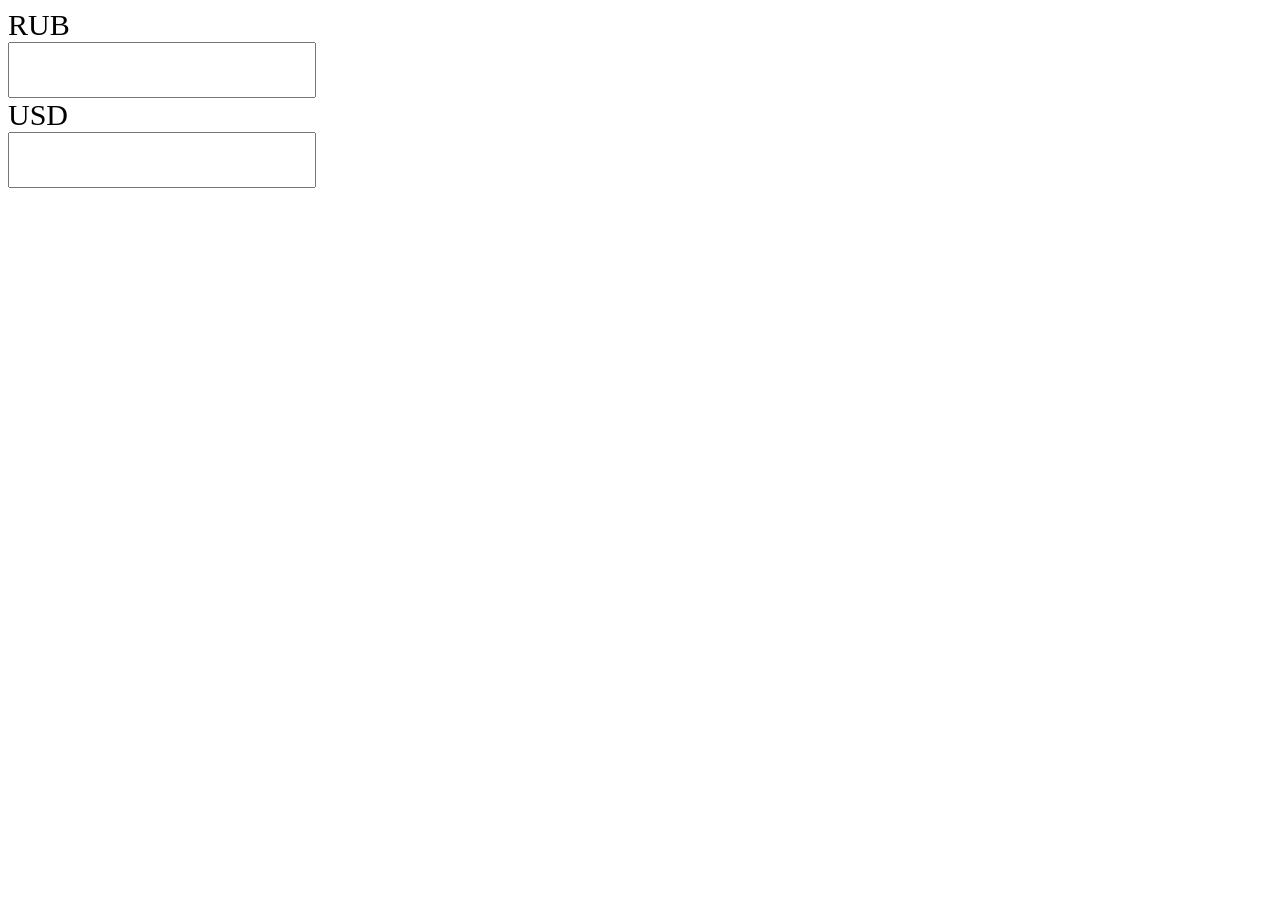
<file: calc/index.html>
<!DOCTYPE html>
<html lang="en">
<head>
    <meta charset="UTF-8">
    <meta name="viewport" content="width=device-width, initial-scale=1.0">
    <meta http-equiv="X-UA-Compatible" content="ie=edge">
    <title>Calc</title>
    <style>
        label {
            display: block;
            font-size: 30px;
        }
        input {
            width: 300px;
            height: 50px;
            font-size: 30px;
        }
    </style>
</head>
<body>
    <label for="rub">RUB</label>
    <input id="rub" type="text">
    <label for="usd">USD</label>
    <input id="usd" type="text">
    <script src="js/script.js"></script>
</body>
</html>
</file>
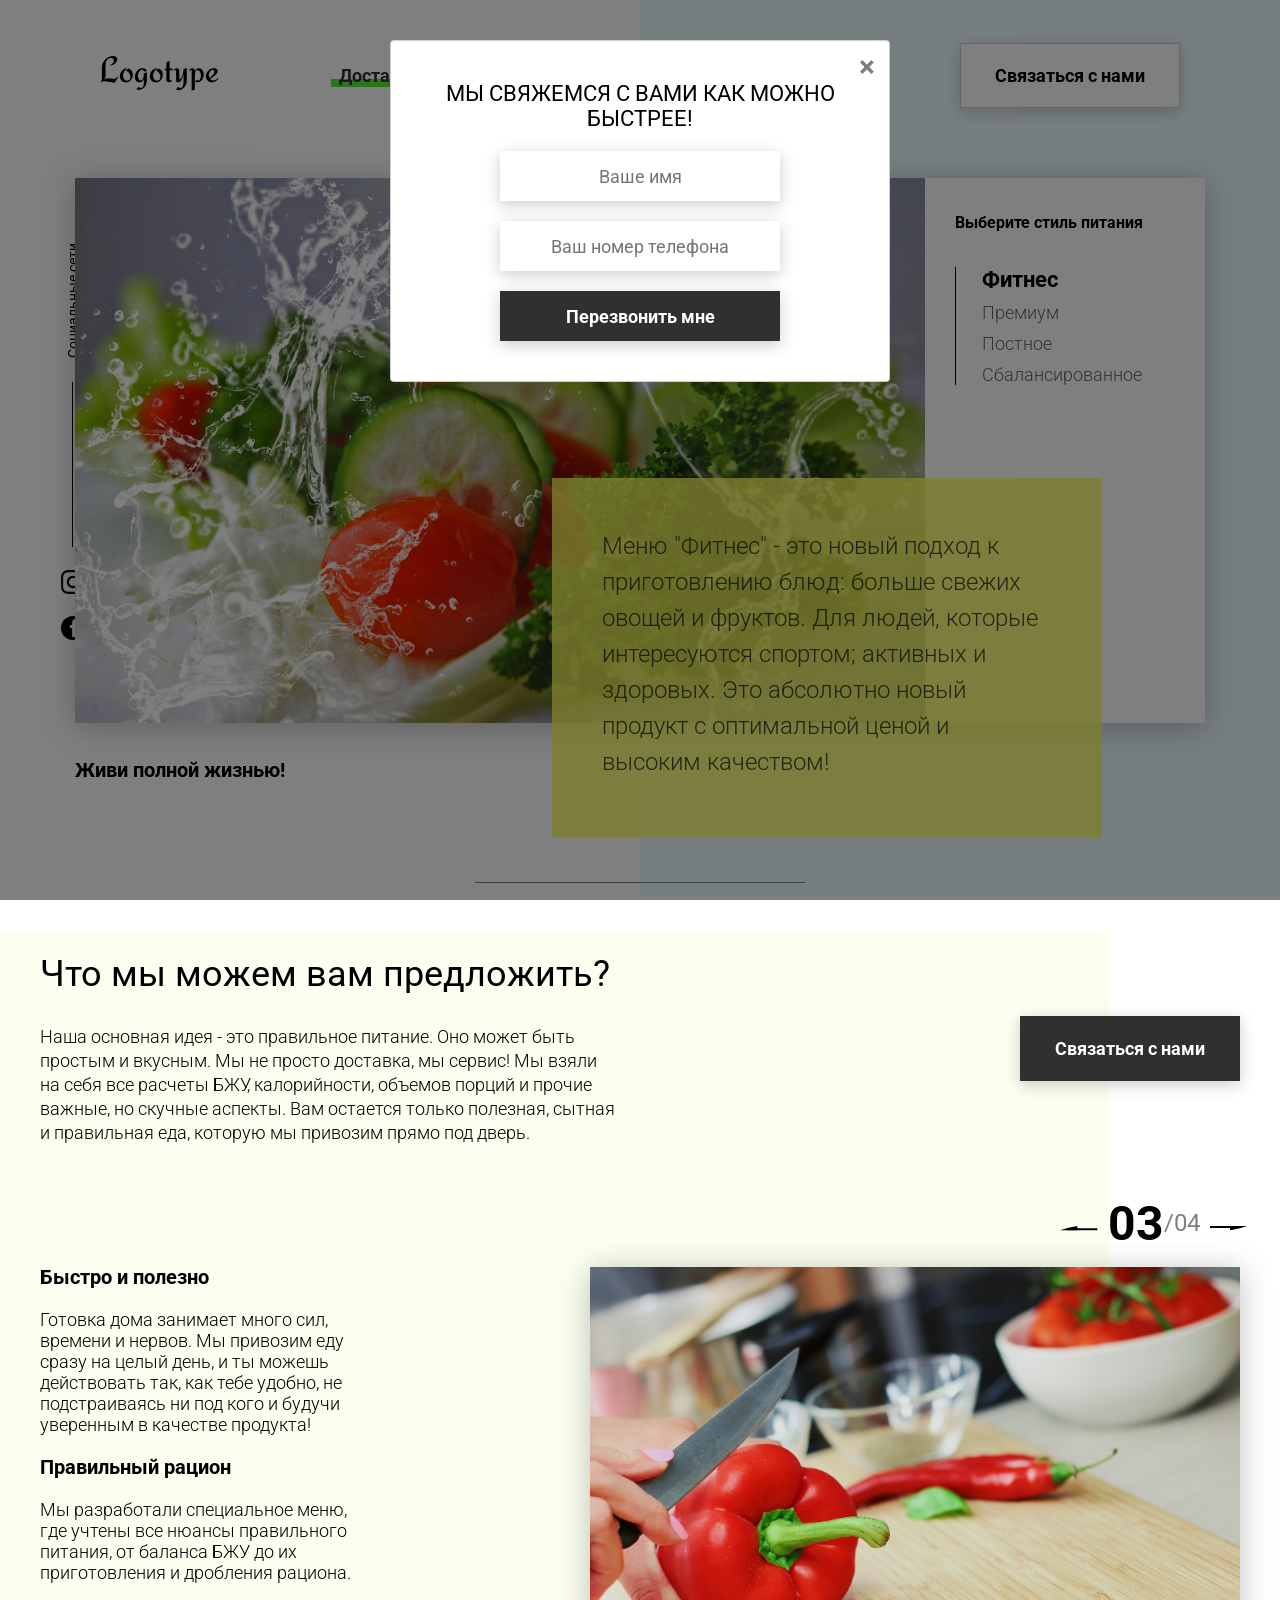
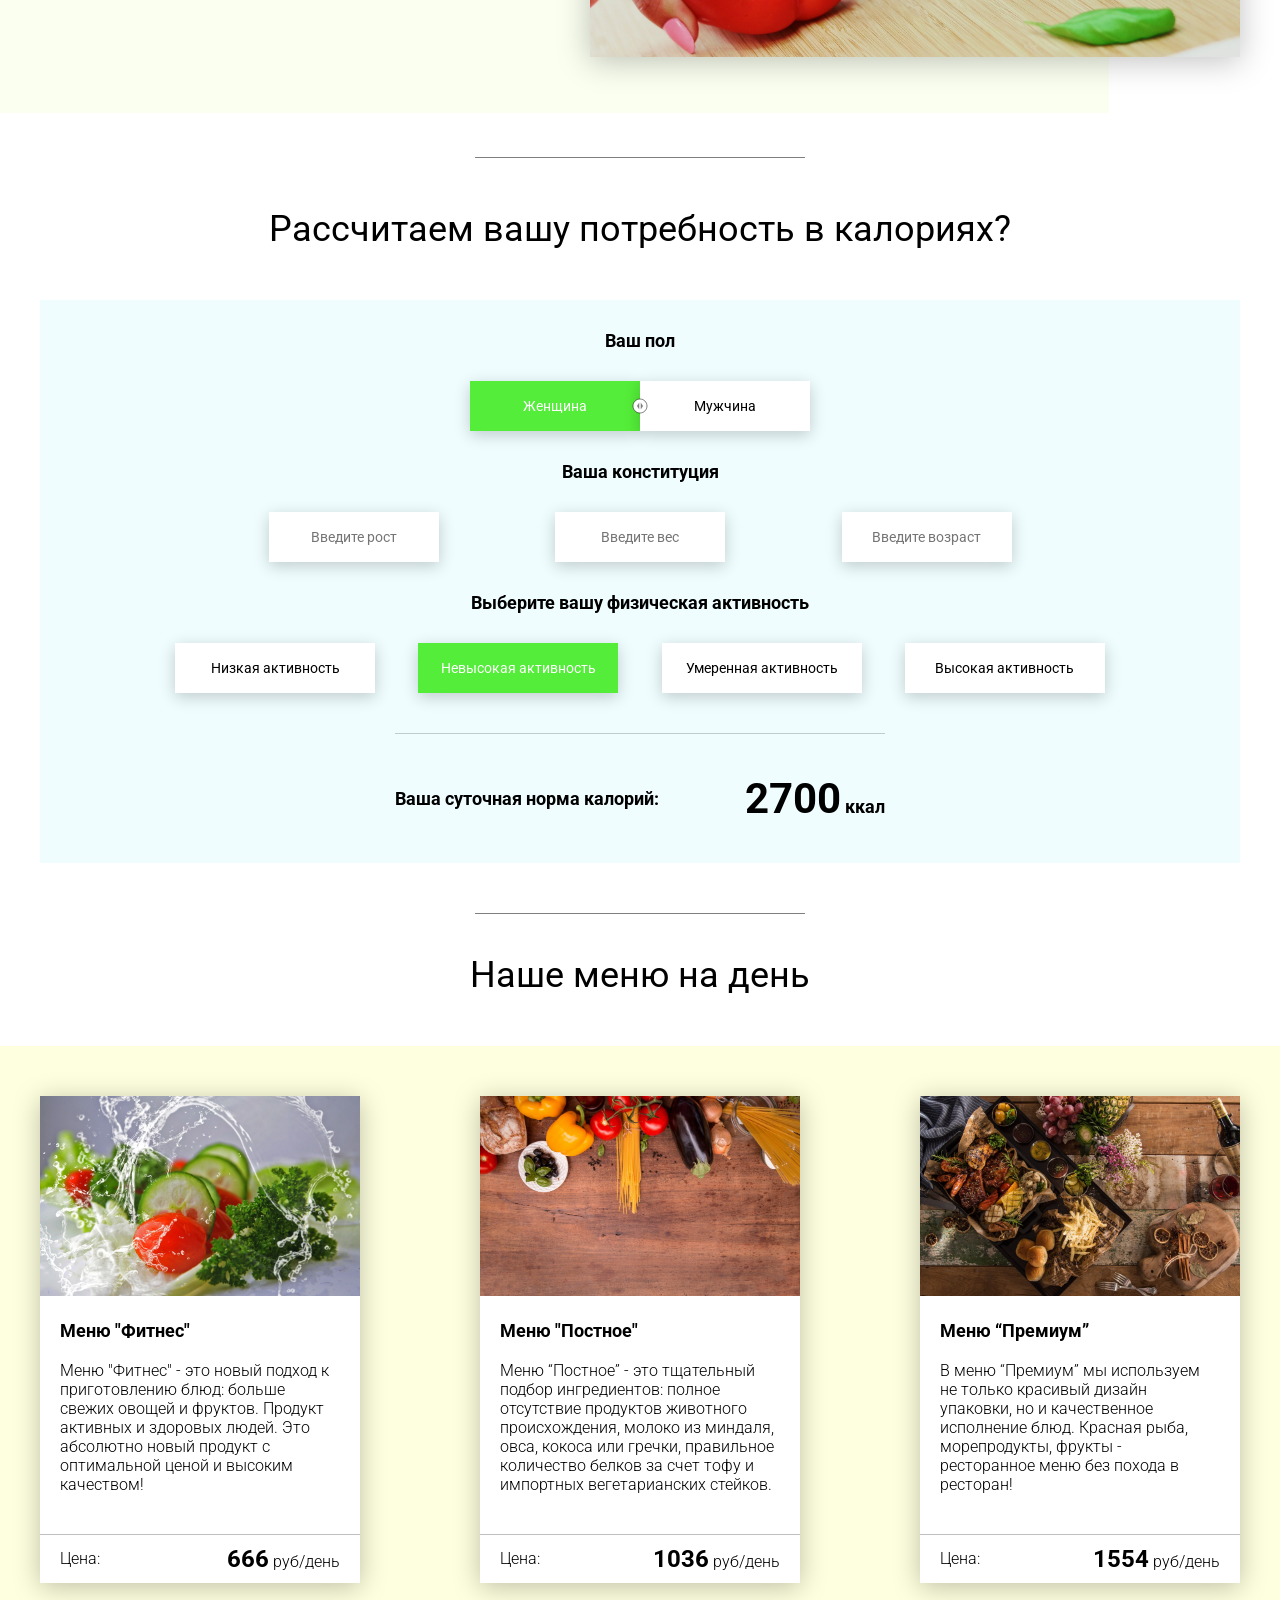
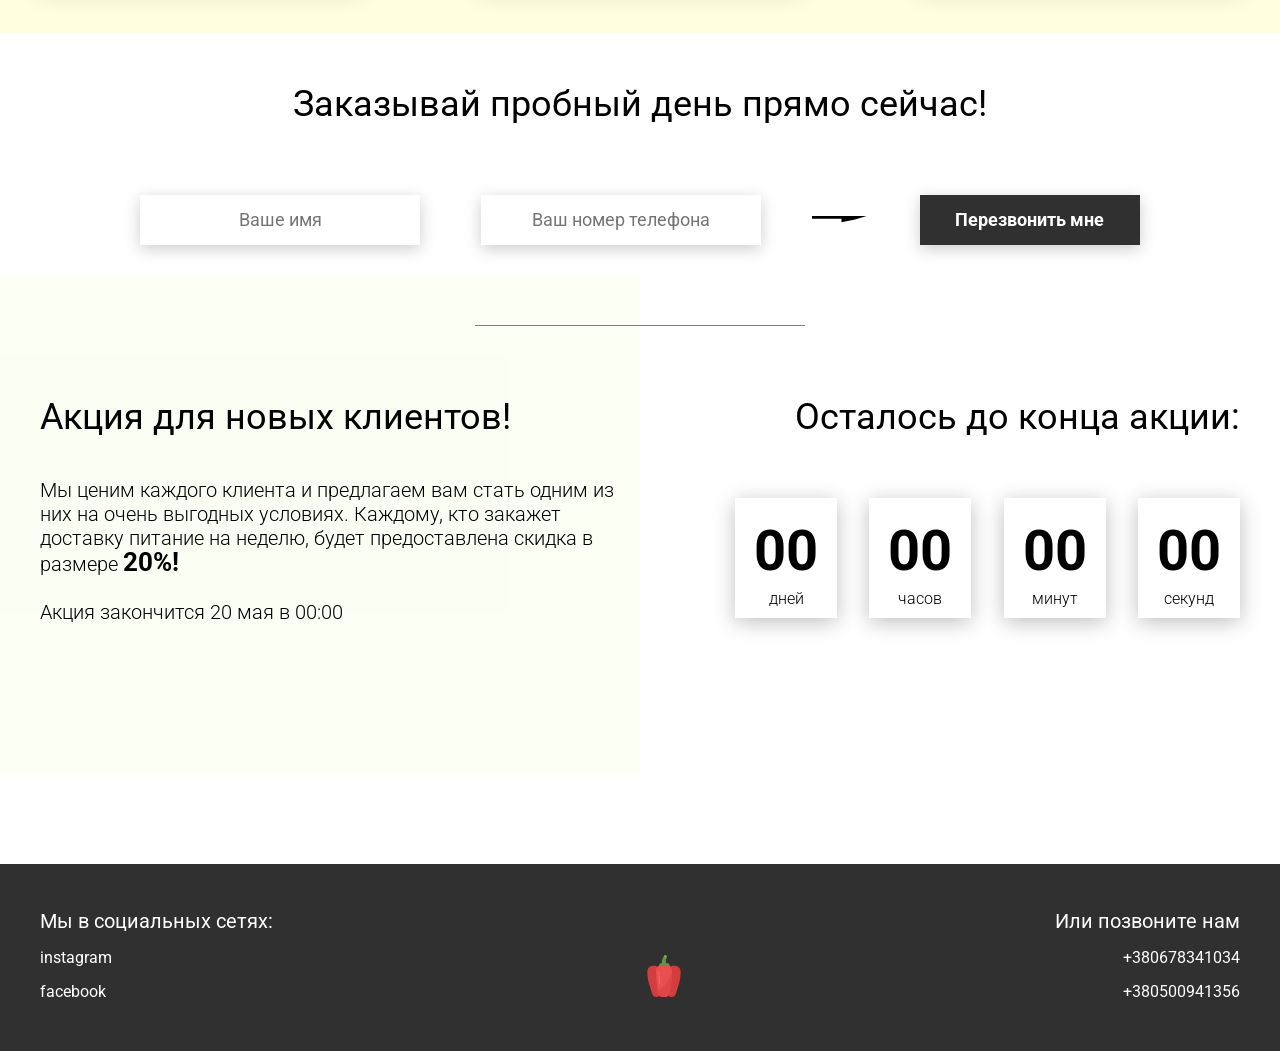
<file: Food_dist/index.html>
<!DOCTYPE html>
<html lang="en">
<head>
    <meta charset="UTF-8">
    <meta name="viewport" content="width=device-width, initial-scale=1.0">
    <title>Food</title>
    <link rel="stylesheet" href="css/style.css">
    <link rel="stylesheet" href="css/style2.css">
</head>
<body>
    <header class="header">
        <div class="header__left-block">
            <div class="header__logo">
                <img src="icons/logo.svg" alt="Логотип">
            </div>
            <nav class="header__links">
                <a href="#" class="header__link">Доставка питания</a>
                <a href="#" class="header__link">Второй пункт</a>
            </nav>
        </div>
        <div class="header__right-block">
            <button class="btn btn_white" data-modal>Связаться с нами</button>
        </div>
    </header>
    <div class="sidepanel">
        <div class="sidepanel__text"><span>Социальные сети</span></div>
        <div class="sidepanel__divider"></div>
        <a href="#" class="sidepanel__icon">
            <img src="icons/instagram.svg" alt="instagram">
        </a>
        <a href="#" class="sidepanel__icon">
            <img src="icons/facebook.svg" alt="facebook">
        </a>
    </div>

    <div class="preview">
        <div class="bgc_blue"></div>
        <div class="container">
            <div class="tabcontainer">
                <div class="tabcontent">
                    <img src="img/tabs/vegy.jpg" alt="vegy">
                    <div class="tabcontent__descr">
                        Меню "Фитнес" - это новый подход к приготовлению блюд: больше свежих овощей и фруктов. Для людей, которые интересуются спортом; активных и здоровых. Это абсолютно новый продукт с оптимальной ценой и высоким качеством!
                    </div>
                </div>
                 <div class="tabcontent">
                    <img src="img/tabs/elite.jpg" alt="elite">
                    <div class="tabcontent__descr">
                        Меню “Премиум” - мы используем не только красивый дизайн упаковки, но и качественное исполнение блюд. Красная рыба, морепродукты, фрукты - ресторанное меню без похода в ресторан!                                     
                    </div>
                </div>
                 <div class="tabcontent">
                    <img src="img/tabs/post.jpg" alt="post">
                    <div class="tabcontent__descr">
                        Наше специальное “Постное меню” - это тщательный подбор ингредиентов: полное отсутствие продуктов животного происхождения. Полная гармония с собой и природой в каждом элементе! Все будет Ом!                                     
                    </div>
                </div>
                <div class="tabcontent">
                    <img src="img/tabs/vegy.jpg" alt="vegy">
                    <div class="tabcontent__descr">
                        Меню "Сбалансированное" - это соответствие вашего рациона всем научным рекомендациям. Мы тщательно просчитываем вашу потребность в к/б/ж/у и создаем лучшие блюда для вас.
                    </div>
                </div>
                <div class="tabheader">
                    <h3>Выберите стиль питания</h3>
                    <div class="tabheader__items">
                        <div class="tabheader__item tabheader__item_active">Фитнес</div>
                        <div class="tabheader__item">Премиум</div>
                        <div class="tabheader__item">Постное</div>
                        <div class="tabheader__item">Сбалансированное</div>
                    </div>
                </div>
            </div>
            <div class="preview__life">Живи полной жизнью!</div>
        </div>
    </div>

    <div class="divider"></div>

    <div class="offer">
        <div class="bgc_y"></div>
        <div class="container">
            <div class="offer__text">
                <h2 class="title">Что мы можем вам предложить?</h2>
                <div class="offer__descr">
                    Наша основная идея - это правильное питание. Оно может быть простым и вкусным. Мы не просто доставка, мы сервис! Мы взяли на себя все расчеты БЖУ, калорийности, объемов порций и прочие важные, но скучные аспекты. Вам остается только полезная, сытная и правильная еда, которую мы привозим прямо под дверь.
                </div>
            </div>
            <div class="offer__action">
                <button class="btn btn_dark" data-modal>Связаться с нами</button>
            </div>
        </div>
        <div class="container">
            <div class="offer__advantages">
                <h2>Быстро и полезно</h2>
                <div class="offer__advantages-text">
                    Готовка дома занимает много сил, времени и нервов. Мы привозим еду сразу на целый день, и ты можешь действовать так, как тебе удобно, не подстраиваясь ни под кого и будучи уверенным в качестве продукта!
                </div>
                <h2>Правильный рацион</h2>
                <div class="offer__advantages-text">
                    Мы разработали специальное меню, где учтены все нюансы правильного питания, от баланса БЖУ до их приготовления и дробления рациона.
                </div>
            </div>
            <div class="offer__slider">
                <div class="offer__slider-counter">
                    <div class="offer__slider-prev">
                        <img src="icons/left.svg" alt="prev">
                    </div>
                    <span id="current">03</span>
                    /
                    <span id="total">04</span>
                    <div class="offer__slider-next">
                        <img src="icons/right.svg" alt="next">
                    </div>
                </div>
                <div class="offer__slider-wrapper">
                    <div class="offer__slide">
                        <img src="img/slider/pepper.jpg" alt="pepper">
                    </div>
                    <!-- <div class="offer__slide">
                        <img src="img/slider/food-12.jpg" alt="food">
                    </div>
                    <div class="offer__slide">
                        <img src="img/slider/olive-oil.jpg" alt="oil">
                    </div>
                    <div class="offer__slide">
                        <img src="img/slider/paprika.jpg" alt="paprika">
                    </div> -->
                </div>
            </div>
        </div>
    </div>

    <div class="divider"></div>

    <div class="calculating">
        <div class="container">
            <h2 class="title">Рассчитаем вашу потребность в калориях?
            </h2>
            <div class="calculating__field">
                <div class="calculating__subtitle">
                    Ваш пол
                </div>
                <div class="calculating__choose" id="gender">
                    <div class="calculating__choose-item calculating__choose-item_active">Женщина</div>
                    <div class="calculating__choose-item">Мужчина</div>
                </div>

                <div class="calculating__subtitle">
                    Ваша конституция
                </div>
                <div class="calculating__choose calculating__choose_medium">
                    <input type="text" id="height" placeholder="Введите рост" class="calculating__choose-item">
                    <input type="text" id="weight" placeholder="Введите вес"  class="calculating__choose-item">
                    <input type="text" id="age" placeholder="Введите возраст" class="calculating__choose-item">
                </div>

                <div class="calculating__subtitle">
                    Выберите вашу физическая активность
                </div>
                <div class="calculating__choose calculating__choose_big">
                    <div id="low" class="calculating__choose-item">Низкая активность </div>
                    <div id="small"  class="calculating__choose-item calculating__choose-item_active">Невысокая активность</div>
                    <div id="medium" class="calculating__choose-item">Умеренная активность</div>
                    <div id="high" class="calculating__choose-item">Высокая активность</div>
                </div>

                <div class="calculating__divider"></div>

                <div class="calculating__total">
                    <div class="calculating__subtitle">
                        Ваша суточная норма калорий:
                    </div>
                    <div class="calculating__result">
                        <span>2700</span> ккал
                    </div>
                </div>
            </div>
        </div>
    </div>

    <div class="divider"></div>

    <div class="menu">
        <h2 class="title">Наше меню на день</h2>

        <div class="menu__field">
            <div class="container"></div>
        </div>
    </div>

    <div class="order">
        <div class="container">
            <div class="title">Заказывай пробный день прямо сейчас!</div>
            <form action="#" class="order__form">
                <input required placeholder="Ваше имя" name="name" type="text" class="order__input">
                <input required placeholder="Ваш номер телефона" name="phone" type="phone" class="order__input">
                <img src="icons/right.svg" alt="right">
                <button class="btn btn_dark btn_min">Перезвонить мне</button>
            </form>
        </div>
    </div>

    <div class="divider"></div>

    <div class="promotion">
        <div class="bgc_y"></div>
        <div class="container">
            <div class="promotion__text">
                <div class="title">Акция для новых клиентов!</div>
                <div class="promotion__descr">
                    Мы ценим каждого клиента и предлагаем вам стать одним из них на очень выгодных условиях. 
                    Каждому, кто закажет доставку питание на неделю, будет предоставлена скидка в размере <span>20%!</span>
                    <br><br>
                    Акция закончится 20 мая в 00:00
                </div>
            </div>
            <div class="promotion__timer">
                <div class="title">Осталось до конца акции:</div>
                <div class="timer">
                    <div class="timer__block">
                        <span id="days">12</span>
                        дней
                    </div>
                    <div class="timer__block">
                        <span id="hours">20</span>
                        часов
                    </div>
                    <div class="timer__block">
                        <span id="minutes">56</span>
                        минут
                    </div>
                    <div class="timer__block">
                        <span id="seconds">20</span>
                        секунд
                    </div>
                </div>
            </div>
        </div>
    </div>

    <footer class="footer">
        <div class="container">
            <div class="social">
                <div class="subtitle">Мы в социальных сетях:</div>
                <a href="#" class="link">instagram</a>
                <a href="#" class="link">facebook</a>
            </div>
            <div class="pepper">
                <img src="icons/veg.svg" alt="pepper">
            </div>
            <div class="call">
                <div class="subtitle">Или позвоните нам</div>
                <a href="#" class="link">+380678341034</a>
                <a href="#" class="link">+380500941356</a>
            </div>
        </div>
    </footer>

    <div class="modal">
        <div class="modal__dialog">
            <div class="modal__content">
                <form action="#">
                    <div class="modal__close" data-close>&times;</div>
                    <div class="modal__title">Мы свяжемся с вами как можно быстрее!</div>
                    <input required placeholder="Ваше имя" name="name" type="text" class="modal__input">
                    <input required placeholder="Ваш номер телефона" name="phone" type="phone" class="modal__input">
                    <button class="btn btn_dark btn_min">Перезвонить мне</button>
                </form>
            </div>
        </div>
    </div>
    <script src="js/script.js"></script>
</body>
</html>
</file>
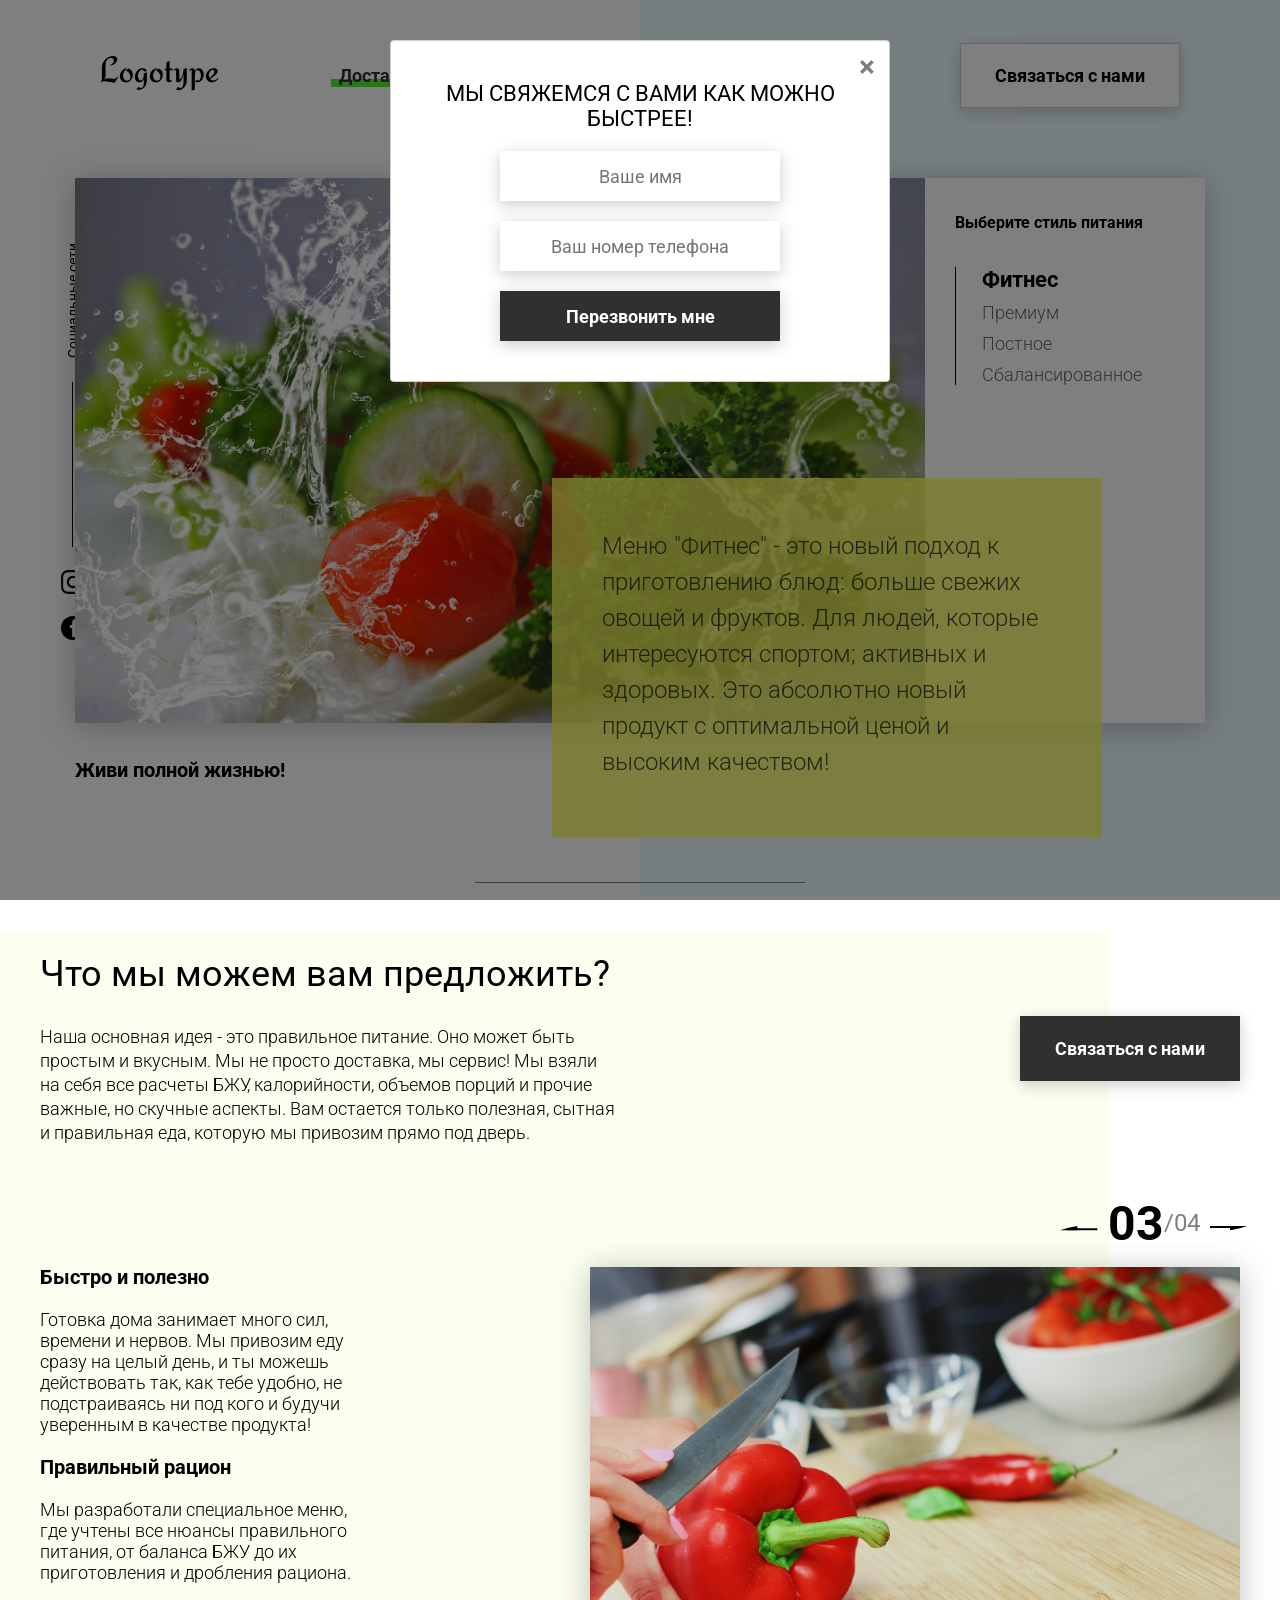
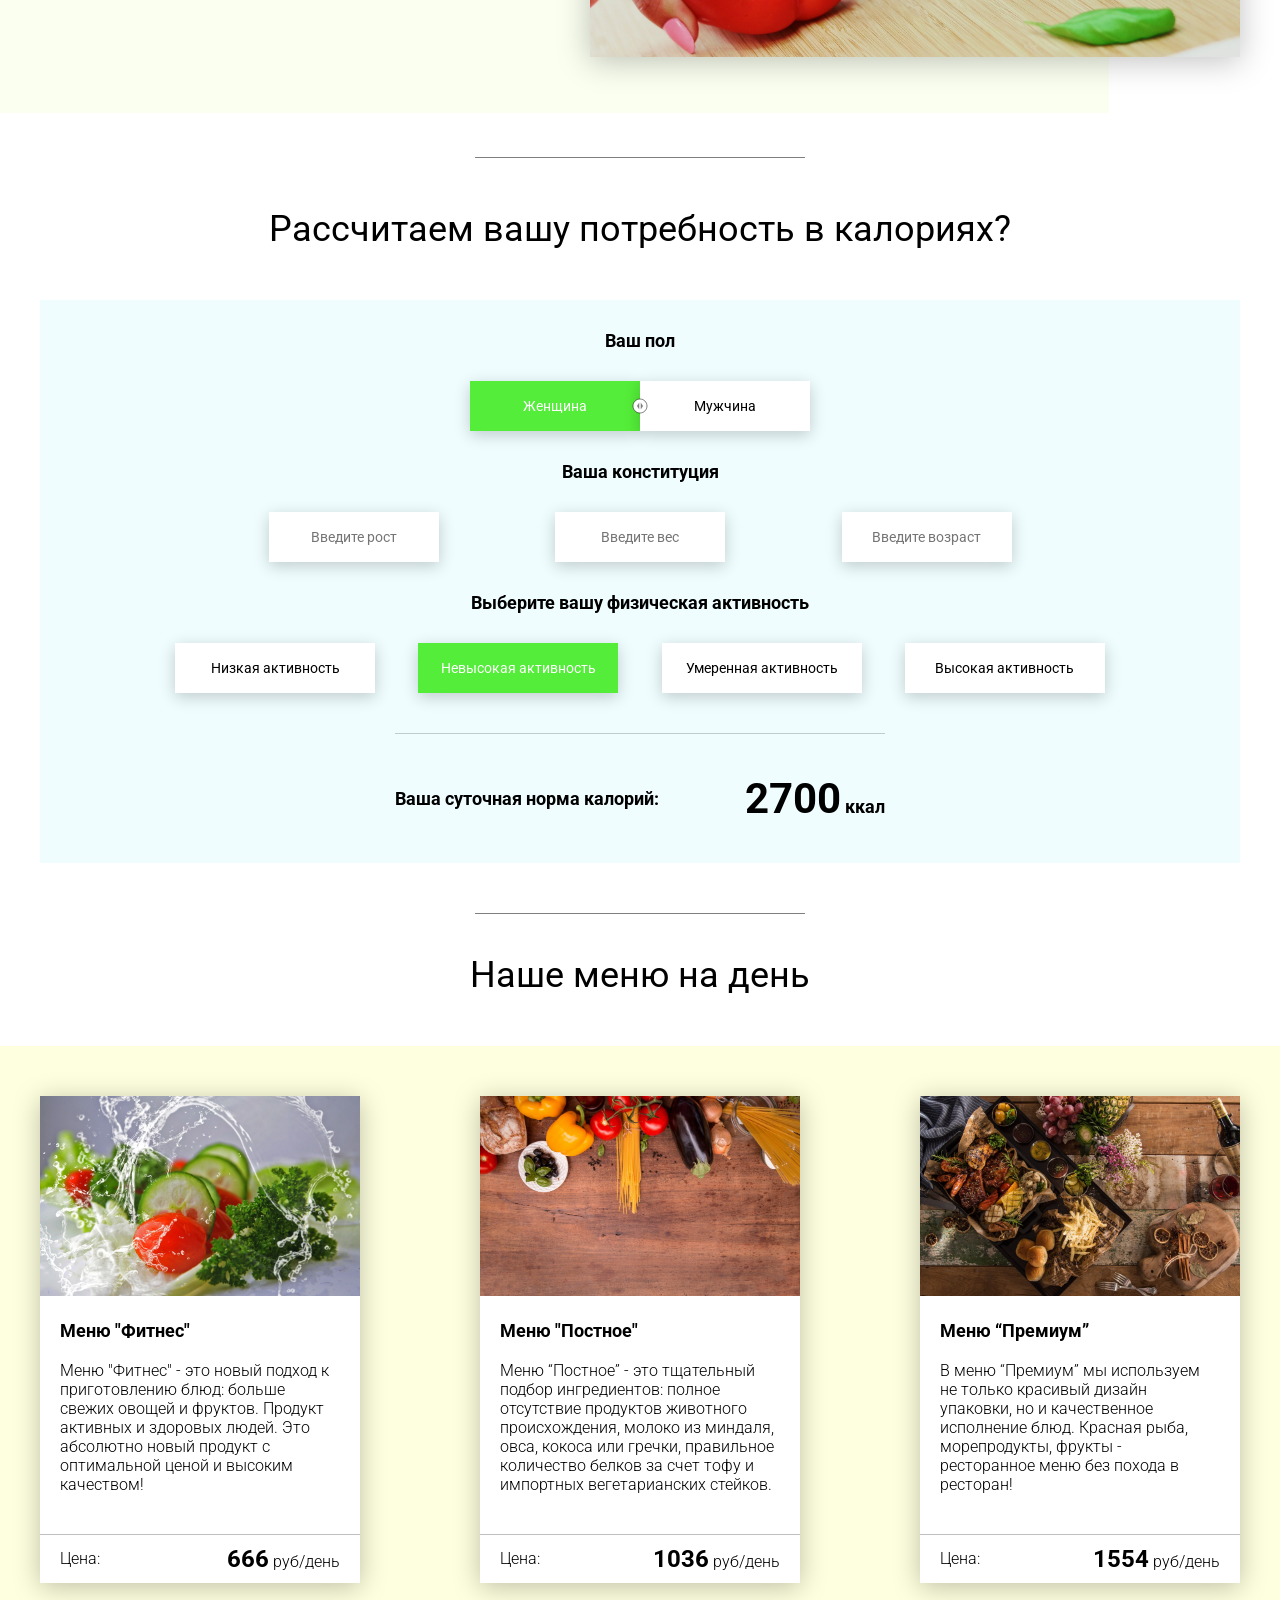
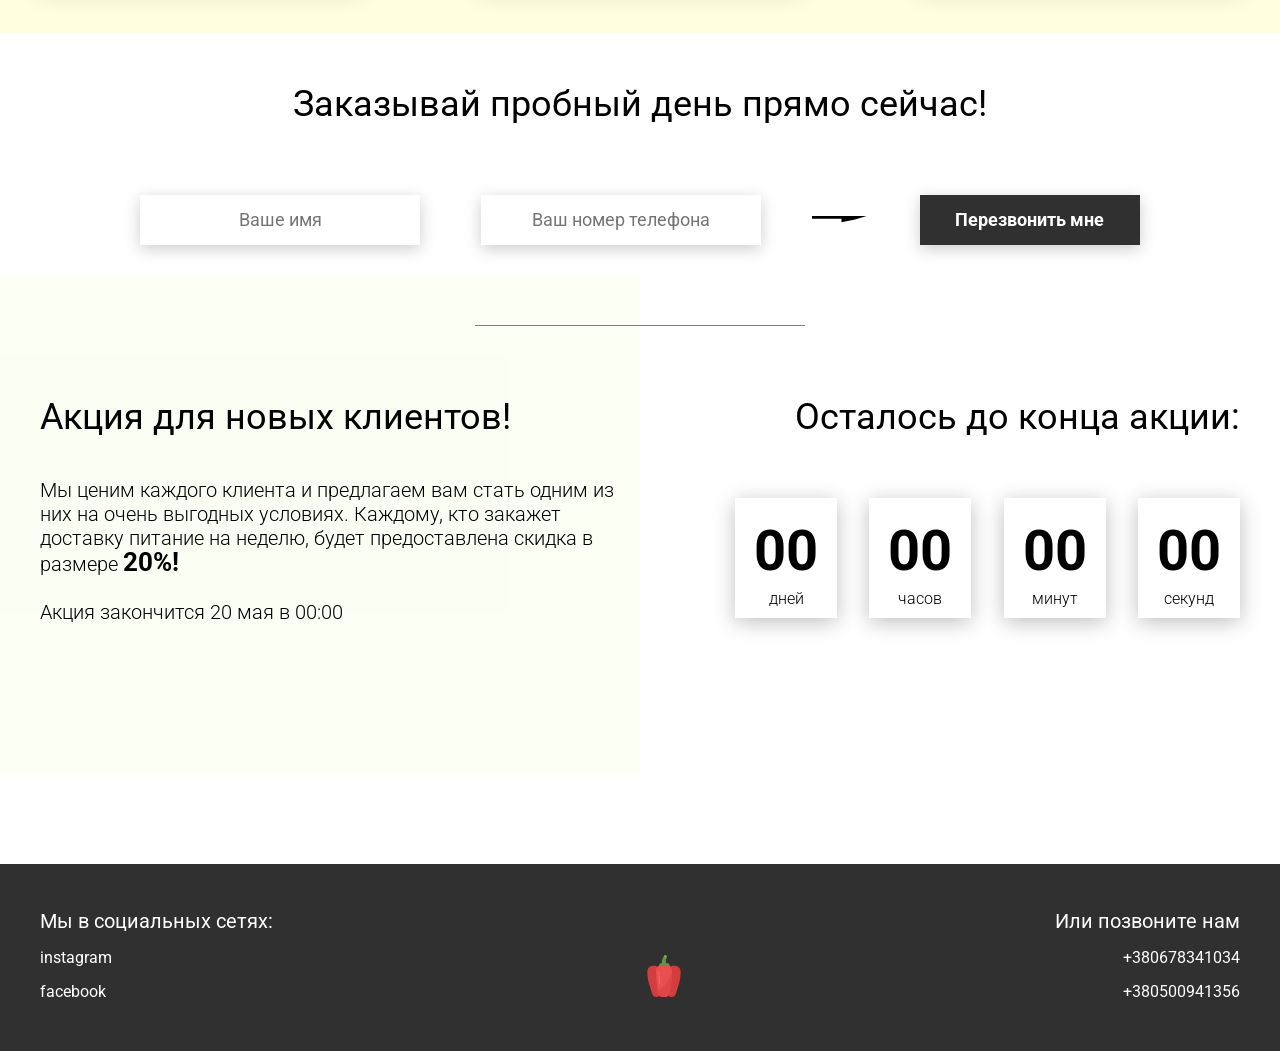
<file: FoodDist/index.html>
<!DOCTYPE html>
<html lang="en">
<head>
    <meta charset="UTF-8">
    <meta name="viewport" content="width=device-width, initial-scale=1.0">
    <title>Food</title>
    <link rel="stylesheet" href="css/style.css">
    <link rel="stylesheet" href="css/style2.css">
</head>
<body>
    <header class="header">
        <div class="header__left-block">
            <div class="header__logo">
                <img src="icons/logo.svg" alt="Логотип">
            </div>
            <nav class="header__links">
                <a href="#" class="header__link">Доставка питания</a>
                <a href="#" class="header__link">Второй пункт</a>
            </nav>
        </div>
        <div class="header__right-block">
            <button class="btn btn_white" data-modal>Связаться с нами</button>
        </div>
    </header>
    <div class="sidepanel">
        <div class="sidepanel__text"><span>Социальные сети</span></div>
        <div class="sidepanel__divider"></div>
        <a href="#" class="sidepanel__icon">
            <img src="icons/instagram.svg" alt="instagram">
        </a>
        <a href="#" class="sidepanel__icon">
            <img src="icons/facebook.svg" alt="facebook">
        </a>
    </div>

    <div class="preview">
        <div class="bgc_blue"></div>
        <div class="container">
            <div class="tabcontainer">
                <div class="tabcontent">
                    <img src="img/tabs/vegy.jpg" alt="vegy">
                    <div class="tabcontent__descr">
                        Меню "Фитнес" - это новый подход к приготовлению блюд: больше свежих овощей и фруктов. Для людей, которые интересуются спортом; активных и здоровых. Это абсолютно новый продукт с оптимальной ценой и высоким качеством!
                    </div>
                </div>
                 <div class="tabcontent">
                    <img src="img/tabs/elite.jpg" alt="elite">
                    <div class="tabcontent__descr">
                        Меню “Премиум” - мы используем не только красивый дизайн упаковки, но и качественное исполнение блюд. Красная рыба, морепродукты, фрукты - ресторанное меню без похода в ресторан!                                     
                    </div>
                </div>
                 <div class="tabcontent">
                    <img src="img/tabs/post.jpg" alt="post">
                    <div class="tabcontent__descr">
                        Наше специальное “Постное меню” - это тщательный подбор ингредиентов: полное отсутствие продуктов животного происхождения. Полная гармония с собой и природой в каждом элементе! Все будет Ом!                                     
                    </div>
                </div>
                <div class="tabcontent">
                    <img src="img/tabs/vegy.jpg" alt="vegy">
                    <div class="tabcontent__descr">
                        Меню "Сбалансированное" - это соответствие вашего рациона всем научным рекомендациям. Мы тщательно просчитываем вашу потребность в к/б/ж/у и создаем лучшие блюда для вас.
                    </div>
                </div>
                <div class="tabheader">
                    <h3>Выберите стиль питания</h3>
                    <div class="tabheader__items">
                        <div class="tabheader__item tabheader__item_active">Фитнес</div>
                        <div class="tabheader__item">Премиум</div>
                        <div class="tabheader__item">Постное</div>
                        <div class="tabheader__item">Сбалансированное</div>
                    </div>
                </div>
            </div>
            <div class="preview__life">Живи полной жизнью!</div>
        </div>
    </div>

    <div class="divider"></div>

    <div class="offer">
        <div class="bgc_y"></div>
        <div class="container">
            <div class="offer__text">
                <h2 class="title">Что мы можем вам предложить?</h2>
                <div class="offer__descr">
                    Наша основная идея - это правильное питание. Оно может быть простым и вкусным. Мы не просто доставка, мы сервис! Мы взяли на себя все расчеты БЖУ, калорийности, объемов порций и прочие важные, но скучные аспекты. Вам остается только полезная, сытная и правильная еда, которую мы привозим прямо под дверь.
                </div>
            </div>
            <div class="offer__action">
                <button class="btn btn_dark" data-modal>Связаться с нами</button>
            </div>
        </div>
        <div class="container">
            <div class="offer__advantages">
                <h2>Быстро и полезно</h2>
                <div class="offer__advantages-text">
                    Готовка дома занимает много сил, времени и нервов. Мы привозим еду сразу на целый день, и ты можешь действовать так, как тебе удобно, не подстраиваясь ни под кого и будучи уверенным в качестве продукта!
                </div>
                <h2>Правильный рацион</h2>
                <div class="offer__advantages-text">
                    Мы разработали специальное меню, где учтены все нюансы правильного питания, от баланса БЖУ до их приготовления и дробления рациона.
                </div>
            </div>
            <div class="offer__slider">
                <div class="offer__slider-counter">
                    <div class="offer__slider-prev">
                        <img src="icons/left.svg" alt="prev">
                    </div>
                    <span id="current">03</span>
                    /
                    <span id="total">04</span>
                    <div class="offer__slider-next">
                        <img src="icons/right.svg" alt="next">
                    </div>
                </div>
                <div class="offer__slider-wrapper">
                    <div class="offer__slide">
                        <img src="img/slider/pepper.jpg" alt="pepper">
                    </div>
                    <!-- <div class="offer__slide">
                        <img src="img/slider/food-12.jpg" alt="food">
                    </div>
                    <div class="offer__slide">
                        <img src="img/slider/olive-oil.jpg" alt="oil">
                    </div>
                    <div class="offer__slide">
                        <img src="img/slider/paprika.jpg" alt="paprika">
                    </div> -->
                </div>
            </div>
        </div>
    </div>

    <div class="divider"></div>

    <div class="calculating">
        <div class="container">
            <h2 class="title">Рассчитаем вашу потребность в калориях?
            </h2>
            <div class="calculating__field">
                <div class="calculating__subtitle">
                    Ваш пол
                </div>
                <div class="calculating__choose" id="gender">
                    <div class="calculating__choose-item calculating__choose-item_active">Женщина</div>
                    <div class="calculating__choose-item">Мужчина</div>
                </div>

                <div class="calculating__subtitle">
                    Ваша конституция
                </div>
                <div class="calculating__choose calculating__choose_medium">
                    <input type="text" id="height" placeholder="Введите рост" class="calculating__choose-item">
                    <input type="text" id="weight" placeholder="Введите вес"  class="calculating__choose-item">
                    <input type="text" id="age" placeholder="Введите возраст" class="calculating__choose-item">
                </div>

                <div class="calculating__subtitle">
                    Выберите вашу физическая активность
                </div>
                <div class="calculating__choose calculating__choose_big">
                    <div id="low" class="calculating__choose-item">Низкая активность </div>
                    <div id="small"  class="calculating__choose-item calculating__choose-item_active">Невысокая активность</div>
                    <div id="medium" class="calculating__choose-item">Умеренная активность</div>
                    <div id="high" class="calculating__choose-item">Высокая активность</div>
                </div>

                <div class="calculating__divider"></div>

                <div class="calculating__total">
                    <div class="calculating__subtitle">
                        Ваша суточная норма калорий:
                    </div>
                    <div class="calculating__result">
                        <span>2700</span> ккал
                    </div>
                </div>
            </div>
        </div>
    </div>

    <div class="divider"></div>

    <div class="menu">
        <h2 class="title">Наше меню на день</h2>

        <div class="menu__field">
            <div class="container"></div>
        </div>
    </div>

    <div class="order">
        <div class="container">
            <div class="title">Заказывай пробный день прямо сейчас!</div>
            <form action="#" class="order__form">
                <input required placeholder="Ваше имя" name="name" type="text" class="order__input">
                <input required placeholder="Ваш номер телефона" name="phone" type="phone" class="order__input">
                <img src="icons/right.svg" alt="right">
                <button class="btn btn_dark btn_min">Перезвонить мне</button>
            </form>
        </div>
    </div>

    <div class="divider"></div>

    <div class="promotion">
        <div class="bgc_y"></div>
        <div class="container">
            <div class="promotion__text">
                <div class="title">Акция для новых клиентов!</div>
                <div class="promotion__descr">
                    Мы ценим каждого клиента и предлагаем вам стать одним из них на очень выгодных условиях. 
                    Каждому, кто закажет доставку питание на неделю, будет предоставлена скидка в размере <span>20%!</span>
                    <br><br>
                    Акция закончится 20 мая в 00:00
                </div>
            </div>
            <div class="promotion__timer">
                <div class="title">Осталось до конца акции:</div>
                <div class="timer">
                    <div class="timer__block">
                        <span id="days">12</span>
                        дней
                    </div>
                    <div class="timer__block">
                        <span id="hours">20</span>
                        часов
                    </div>
                    <div class="timer__block">
                        <span id="minutes">56</span>
                        минут
                    </div>
                    <div class="timer__block">
                        <span id="seconds">20</span>
                        секунд
                    </div>
                </div>
            </div>
        </div>
    </div>

    <footer class="footer">
        <div class="container">
            <div class="social">
                <div class="subtitle">Мы в социальных сетях:</div>
                <a href="#" class="link">instagram</a>
                <a href="#" class="link">facebook</a>
            </div>
            <div class="pepper">
                <img src="icons/veg.svg" alt="pepper">
            </div>
            <div class="call">
                <div class="subtitle">Или позвоните нам</div>
                <a href="#" class="link">+380678341034</a>
                <a href="#" class="link">+380500941356</a>
            </div>
        </div>
    </footer>

    <div class="modal">
        <div class="modal__dialog">
            <div class="modal__content">
                <form action="#">
                    <div class="modal__close" data-close>&times;</div>
                    <div class="modal__title">Мы свяжемся с вами как можно быстрее!</div>
                    <input required placeholder="Ваше имя" name="name" type="text" class="modal__input">
                    <input required placeholder="Ваш номер телефона" name="phone" type="phone" class="modal__input">
                    <button class="btn btn_dark btn_min">Перезвонить мне</button>
                </form>
            </div>
        </div>
    </div>
    <script src="js/script.js"></script>

</body>
</html>
</file>
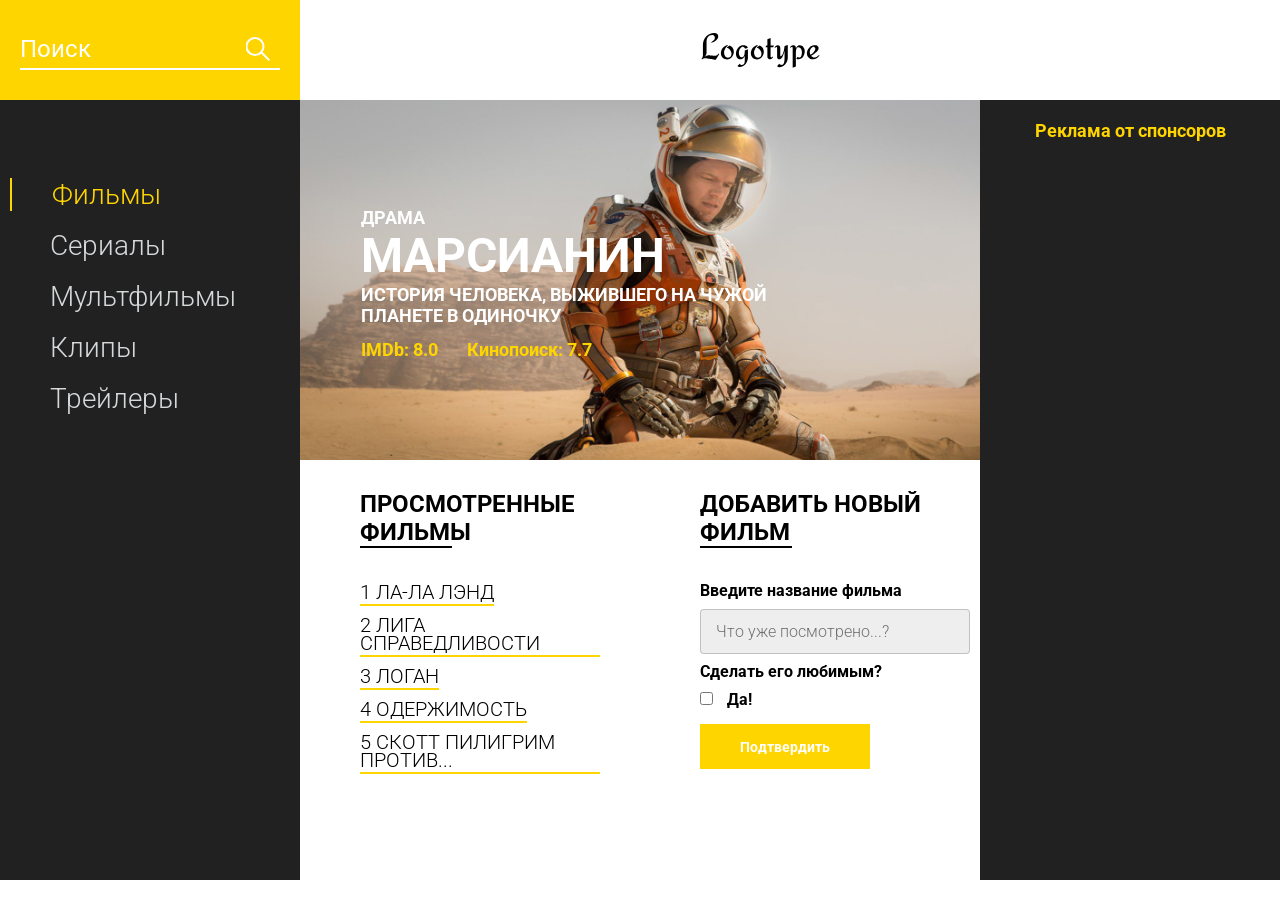
<file: GO/Film/index.html>
<!DOCTYPE html>
<html lang="en">
<head>
    <meta charset="UTF-8">
    <meta name="viewport" content="width=device-width, initial-scale=1.0">
    <title>Movie DB</title>
    <link href="https://fonts.googleapis.com/css?family=Roboto:300,400,700&display=swap&subset=cyrillic-ext" rel="stylesheet">
    <link rel="stylesheet" href="css/style.min.css">
</head>
<body>
    <header class="header">
        <div class="header__search">
            <form action="#">
                <input type="text" placeholder="Поиск">
            </form>
        </div>
        <div class="header__logo">
            <img src="icons/Logotype.svg" alt="logo">
        </div>
    </header>
    <main class="promo">
        <div class="promo__menu">
            <nav class="promo__menu-list">
                <ul>
                    <li><a class="promo__menu-item promo__menu-item_active" href="#">Фильмы</a></li>
                    <li><a class="promo__menu-item" href="#">Сериалы</a></li>
                    <li><a class="promo__menu-item" href="#">Мультфильмы</a></li>
                    <li><a class="promo__menu-item" href="#">Клипы</a></li>
                    <li><a class="promo__menu-item" href="#">Трейлеры</a></li>
                </ul>
            </nav>
        </div>
        <div class="promo__content">
            <div class="promo__bg">
                <div class="promo__genre">КОМЕДИЯ</div>
                <div class="promo__title">МАРСИАНИН</div>
                <div class="promo__descr">ИСТОРИЯ ЧЕЛОВЕКА, ВЫЖИВШЕГО НА ЧУЖОЙ ПЛАНЕТЕ В ОДИНОЧКУ</div>
                <div class="promo__ratings">
                    <span>IMDb: 8.0</span>
                    <span>Кинопоиск: 7.7</span>
                </div>
            </div>
            <div class="promo__interactive">
                <div>
                    <div class="promo__interactive-title">ПРОСМОТРЕННЫЕ ФИЛЬМЫ</div>
                    <ul class="promo__interactive-list">
                        <li class="promo__interactive-item">ЛОГАН
                            <div class="delete"></div>
                        </li>
                        <li class="promo__interactive-item">ЛИГА СПРАВЕДЛИВОСТИ
                            <div class="delete"></div>
                        </li>
                        <li class="promo__interactive-item">ЛА-ЛА ЛЭНД
                            <div class="delete"></div>
                        </li>
                        <li class="promo__interactive-item">ОДЕРЖИМОСТЬ
                            <div class="delete"></div>
                        </li>
                        <li class="promo__interactive-item">СКОТТ ПИЛИГРИМ ПРОТИВ...
                            <div class="delete"></div>
                        </li>
                    </ul>
                </div>
                <div>
                    <form class="add">
                        <div class="promo__interactive-title">ДОБАВИТЬ НОВЫЙ ФИЛЬМ</div>
                        <span>Введите название фильма</span>
                        <input class="adding__input" type="text" placeholder="Что уже посмотрено...?">
                        <span>Сделать его любимым?</span>
                        <input type="checkbox">
                        <span class="yes">Да!</span>
                        <button>Подтвердить</button>
                    </form>
                </div>
            </div>
        </div>
        <div class="promo__adv">
            <div class="promo__adv-title">Реклама от спонсоров</div>
            <img src="img/content_1.jpg" alt="some picture">
            <img src="img/content_2.jpg" alt="some picture">
            <img src="img/content_3.png" alt="some picture">
        </div>
    </main>

    <script src="js/script.js"></script>
</body>
</html>
</file>
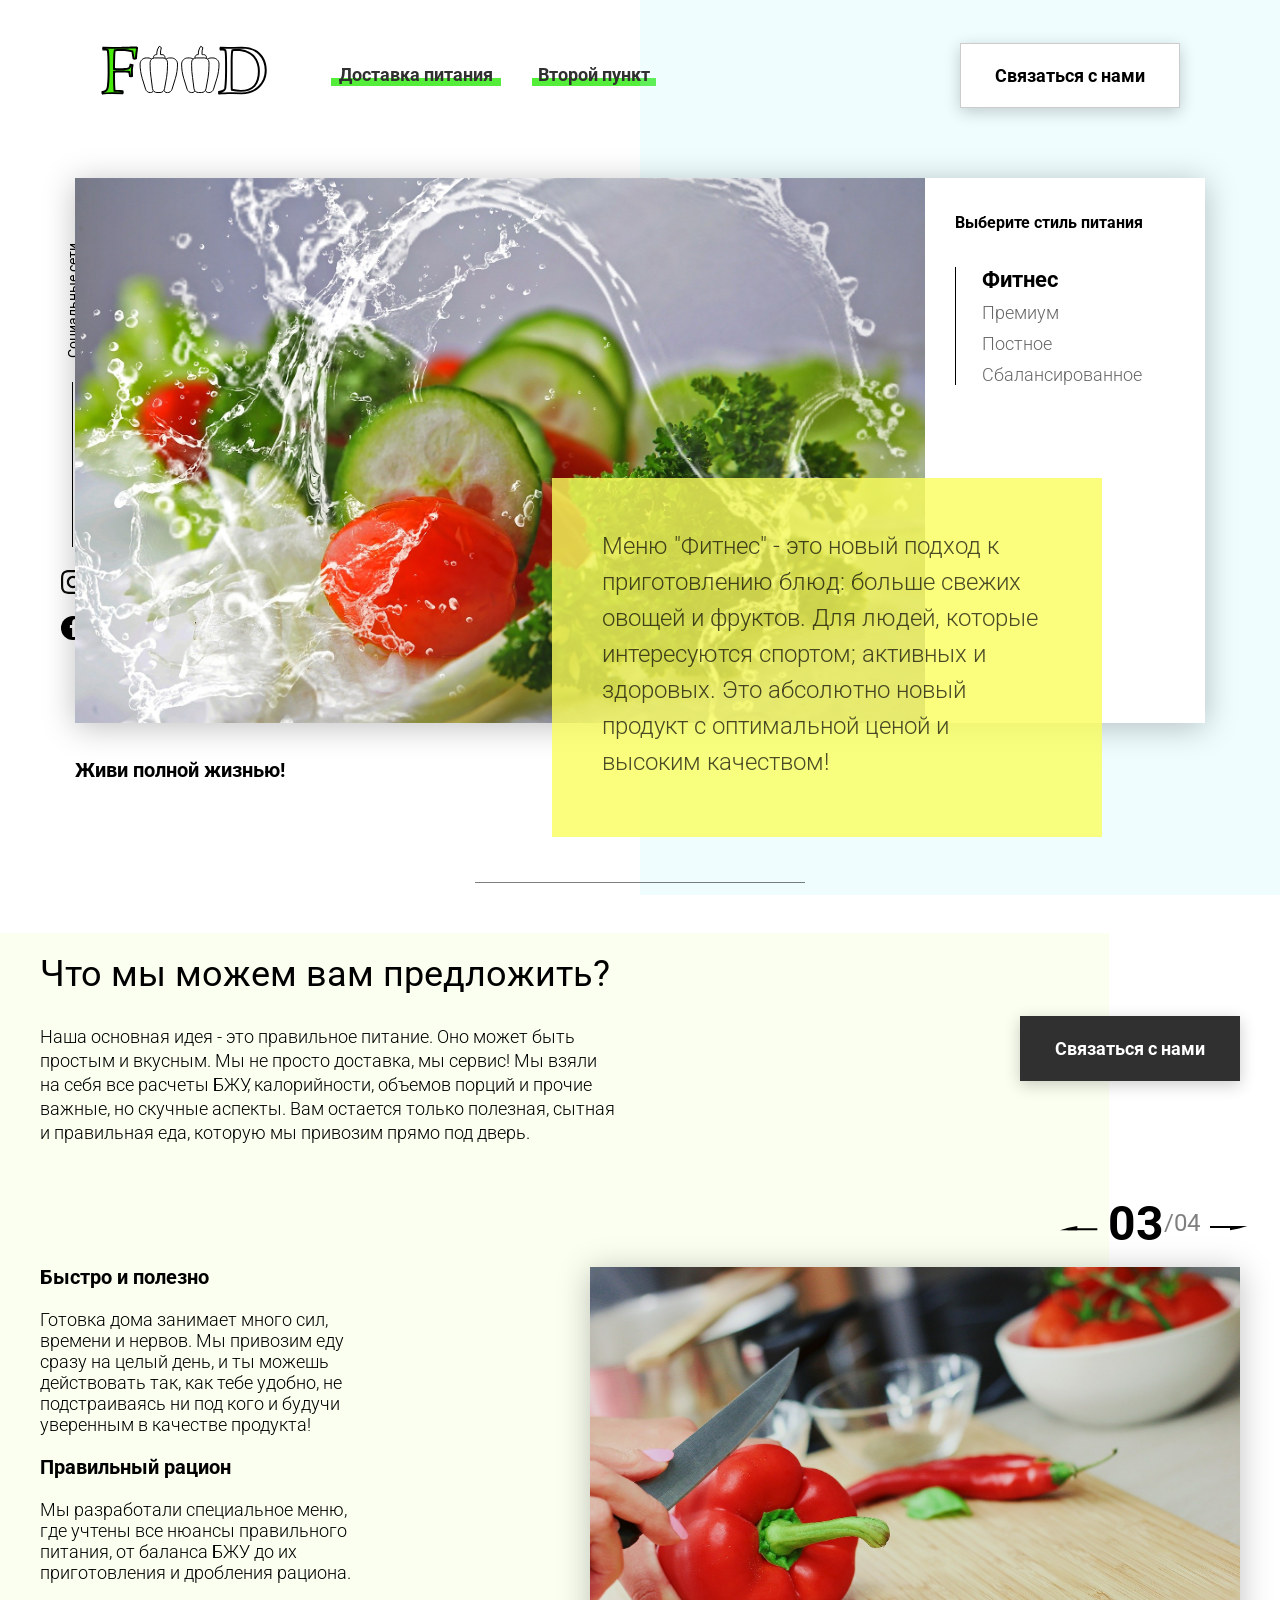
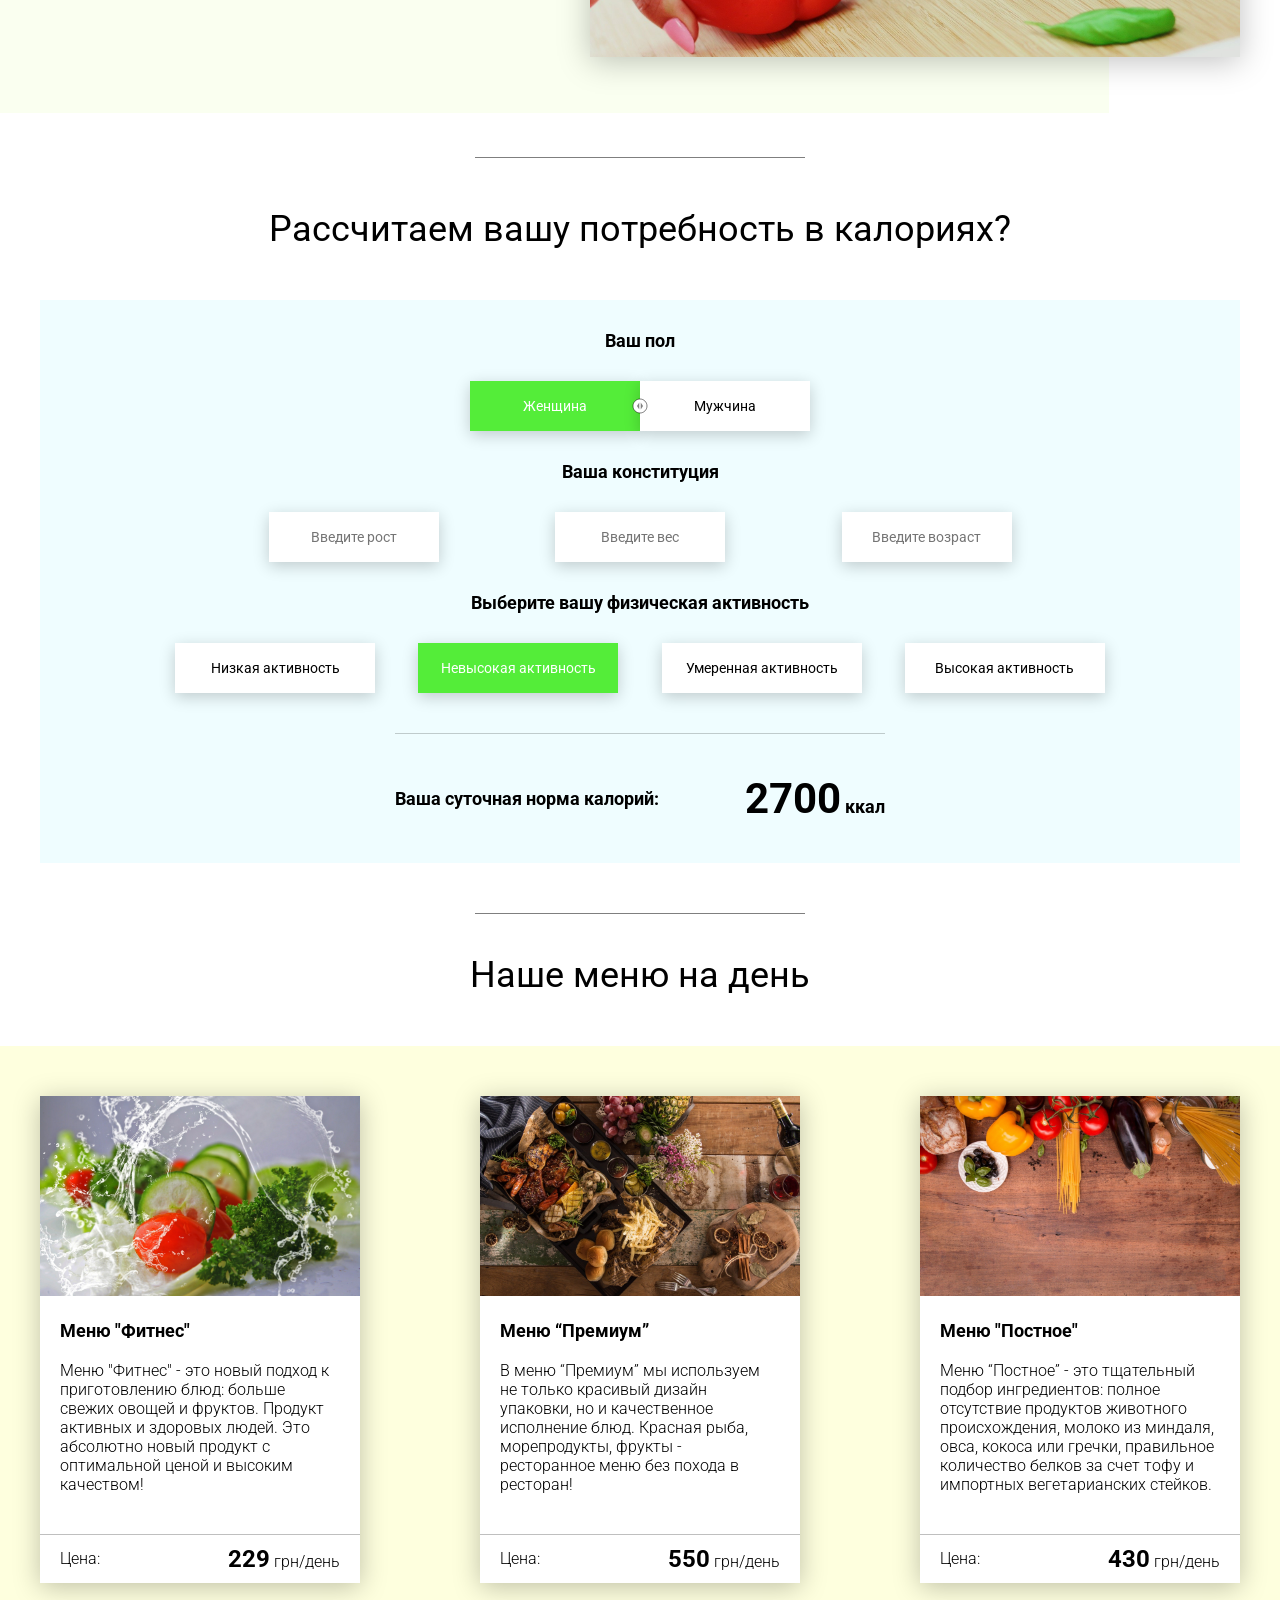
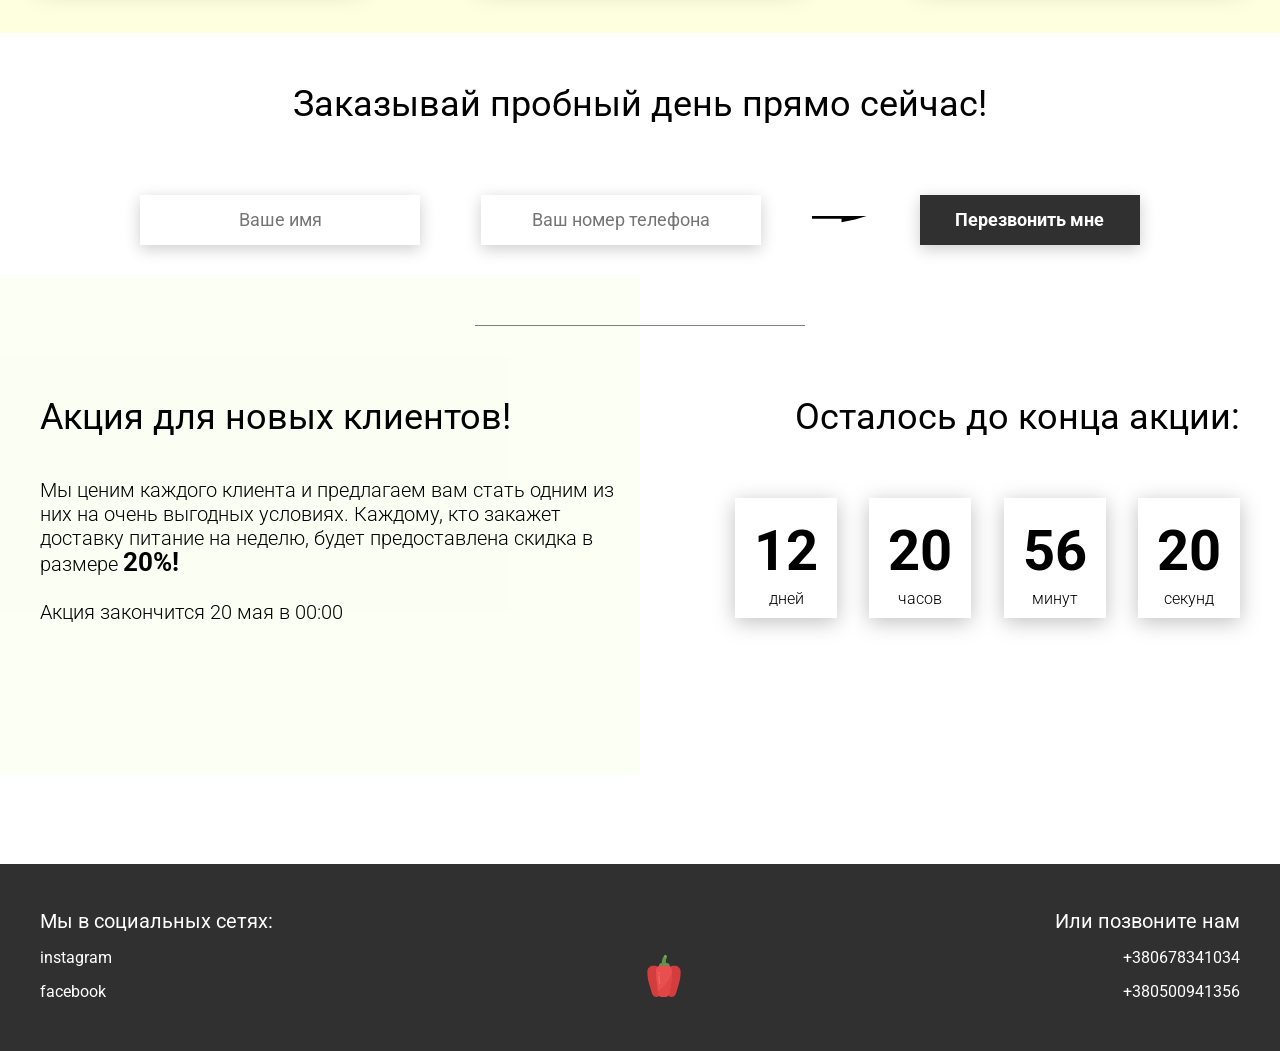
<file: Food/Food/dist/index.html>
<!DOCTYPE html>
<html lang="en">
<head>
    <meta charset="UTF-8">
    <meta name="viewport" content="width=device-width, initial-scale=1.0">
    <title>Food</title>
    <link rel="stylesheet" href="css/style.css">
</head>
<body>
    <header class="header">
        <div class="header__left-block">
            <div class="header__logo">
                <img src="icons/logo.svg" alt="Логотип">
            </div>
            <nav class="header__links">
                <a href="#" class="header__link">Доставка питания</a>
                <a href="#" class="header__link">Второй пункт</a>
            </nav>
        </div>
        <div class="header__right-block">
            <button class="btn btn_white">Связаться с нами</button>
        </div>
    </header>
    <div class="sidepanel">
        <div class="sidepanel__text"><span>Социальные сети</span></div>
        <div class="sidepanel__divider"></div>
        <a href="#" class="sidepanel__icon">
            <img src="icons/instagram.svg" alt="instagram">
        </a>
        <a href="#" class="sidepanel__icon">
            <img src="icons/facebook.svg" alt="facebook">
        </a>
    </div>

    <div class="preview">
        <div class="bgc_blue"></div>
        <div class="container">
            <div class="tabcontainer">
                <div class="tabcontent">
                    <img src="img/tabs/vegy.jpg" alt="vegy">
                    <div class="tabcontent__descr">
                        Меню "Фитнес" - это новый подход к приготовлению блюд: больше свежих овощей и фруктов. Для людей, которые интересуются спортом; активных и здоровых. Это абсолютно новый продукт с оптимальной ценой и высоким качеством!
                    </div>
                </div>
                <!-- <div class="tabcontent">
                    <img src="img/tabs/elite.jpg" alt="elite">
                    <div class="tabcontent__descr">
                        Меню “Премиум” - мы используем не только красивый дизайн упаковки, но и качественное исполнение блюд. Красная рыба, морепродукты, фрукты - ресторанное меню без похода в ресторан!                                     
                    </div>
                </div> -->
                <!-- <div class="tabcontent">
                    <img src="img/tabs/post.jpg" alt="post">
                    <div class="tabcontent__descr">
                        Наше специальное “Постное меню” - это тщательный подбор ингредиентов: полное отсутствие продуктов животного происхождения. Полная гармония с собой и природой в каждом элементе! Все будет Ом!                                     
                    </div>
                </div>
                <div class="tabcontent">
                    <img src="img/tabs/vegy.jpg" alt="vegy">
                    <div class="tabcontent__descr">
                        Меню "Сбалансированное" - это соответствие вашего рациона всем научным рекомендациям. Мы тщательно просчитываем вашу потребность в к/б/ж/у и создаем лучшие блюда для вас.
                    </div>
                </div> -->
                <div class="tabheader">
                    <h3>Выберите стиль питания</h3>
                    <div class="tabheader__items">
                        <div class="tabheader__item tabheader__item_active">Фитнес</div>
                        <div class="tabheader__item">Премиум</div>
                        <div class="tabheader__item">Постное</div>
                        <div class="tabheader__item">Сбалансированное</div>
                    </div>
                </div>
            </div>
            <div class="preview__life">Живи полной жизнью!</div>
        </div>
    </div>

    <div class="divider"></div>

    <div class="offer">
        <div class="bgc_y"></div>
        <div class="container">
            <div class="offer__text">
                <h2 class="title">Что мы можем вам предложить?</h2>
                <div class="offer__descr">
                    Наша основная идея - это правильное питание. Оно может быть простым и вкусным. Мы не просто доставка, мы сервис! Мы взяли на себя все расчеты БЖУ, калорийности, объемов порций и прочие важные, но скучные аспекты. Вам остается только полезная, сытная и правильная еда, которую мы привозим прямо под дверь.
                </div>
            </div>
            <div class="offer__action">
                <button class="btn btn_dark">Связаться с нами</button>
            </div>
        </div>
        <div class="container">
            <div class="offer__advantages">
                <h2>Быстро и полезно</h2>
                <div class="offer__advantages-text">
                    Готовка дома занимает много сил, времени и нервов. Мы привозим еду сразу на целый день, и ты можешь действовать так, как тебе удобно, не подстраиваясь ни под кого и будучи уверенным в качестве продукта!
                </div>
                <h2>Правильный рацион</h2>
                <div class="offer__advantages-text">
                    Мы разработали специальное меню, где учтены все нюансы правильного питания, от баланса БЖУ до их приготовления и дробления рациона.
                </div>
            </div>
            <div class="offer__slider">
                <div class="offer__slider-counter">
                    <div class="offer__slider-prev">
                        <img src="icons/left.svg" alt="prev">
                    </div>
                    <span id="current">03</span>
                    /
                    <span id="total">04</span>
                    <div class="offer__slider-next">
                        <img src="icons/right.svg" alt="next">
                    </div>
                </div>
                <div class="offer__slider-wrapper">
                    <div class="offer__slide">
                        <img src="img/slider/pepper.jpg" alt="pepper">
                    </div>
                    <!-- <div class="offer__slide">
                        <img src="img/slider/food-12.jpg" alt="food">
                    </div>
                    <div class="offer__slide">
                        <img src="img/slider/olive-oil.jpg" alt="oil">
                    </div>
                    <div class="offer__slide">
                        <img src="img/slider/paprika.jpg" alt="paprika">
                    </div> -->
                </div>
            </div>
        </div>
    </div>

    <div class="divider"></div>

    <div class="calculating">
        <div class="container">
            <h2 class="title">Рассчитаем вашу потребность в калориях?
            </h2>
            <div class="calculating__field">
                <div class="calculating__subtitle">
                    Ваш пол
                </div>
                <div class="calculating__choose" id="gender">
                    <div class="calculating__choose-item calculating__choose-item_active">Женщина</div>
                    <div class="calculating__choose-item">Мужчина</div>
                </div>

                <div class="calculating__subtitle">
                    Ваша конституция
                </div>
                <div class="calculating__choose calculating__choose_medium">
                    <input type="text" id="height" placeholder="Введите рост" class="calculating__choose-item">
                    <input type="text" id="weight" placeholder="Введите вес"  class="calculating__choose-item">
                    <input type="text" id="age" placeholder="Введите возраст" class="calculating__choose-item">
                </div>

                <div class="calculating__subtitle">
                    Выберите вашу физическая активность
                </div>
                <div class="calculating__choose calculating__choose_big">
                    <div id="low" class="calculating__choose-item">Низкая активность </div>
                    <div id="small"  class="calculating__choose-item calculating__choose-item_active">Невысокая активность</div>
                    <div id="medium" class="calculating__choose-item">Умеренная активность</div>
                    <div id="high" class="calculating__choose-item">Высокая активность</div>
                </div>

                <div class="calculating__divider"></div>

                <div class="calculating__total">
                    <div class="calculating__subtitle">
                        Ваша суточная норма калорий:
                    </div>
                    <div class="calculating__result">
                        <span>2700</span> ккал
                    </div>
                </div>
            </div>
        </div>
    </div>

    <div class="divider"></div>

    <div class="menu">
        <h2 class="title">Наше меню на день</h2>

        <div class="menu__field">
            <div class="container">
                <div class="menu__item">
                    <img src="img/tabs/vegy.jpg" alt="vegy">
                    <h3 class="menu__item-subtitle">Меню "Фитнес"</h3>
                    <div class="menu__item-descr">Меню "Фитнес" - это новый подход к приготовлению блюд: больше свежих овощей и фруктов. Продукт активных и здоровых людей. Это абсолютно новый продукт с оптимальной ценой и высоким качеством!</div>
                    <div class="menu__item-divider"></div>
                    <div class="menu__item-price">
                        <div class="menu__item-cost">Цена:</div>
                        <div class="menu__item-total"><span>229</span> грн/день</div>
                    </div>
                </div>
                <div class="menu__item">
                    <img src="img/tabs/elite.jpg" alt="elite">
                    <h3 class="menu__item-subtitle">Меню “Премиум”</h3>
                    <div class="menu__item-descr">В меню “Премиум” мы используем не только красивый дизайн упаковки, но и качественное исполнение блюд. Красная рыба, морепродукты, фрукты - ресторанное меню без похода в ресторан!</div>
                    <div class="menu__item-divider"></div>
                    <div class="menu__item-price">
                        <div class="menu__item-cost">Цена:</div>
                        <div class="menu__item-total"><span>550</span> грн/день</div>
                    </div>
                </div>
                <div class="menu__item">
                    <img src="img/tabs/post.jpg" alt="post">
                    <h3 class="menu__item-subtitle">Меню "Постное"</h3>
                    <div class="menu__item-descr">Меню “Постное” - это тщательный подбор ингредиентов: полное отсутствие продуктов животного происхождения, молоко из миндаля, овса, кокоса или гречки, правильное количество белков за счет тофу и импортных вегетарианских стейков. </div>
                    <div class="menu__item-divider"></div>
                    <div class="menu__item-price">
                        <div class="menu__item-cost">Цена:</div>
                        <div class="menu__item-total"><span>430</span> грн/день</div>
                    </div>
                </div>
            </div>
        </div>
    </div>

    <div class="order">
        <div class="container">
            <div class="title">Заказывай пробный день прямо сейчас!</div>
            <form action="#" class="order__form">
                <input required placeholder="Ваше имя" name="name" type="text" class="order__input">
                <input required placeholder="Ваш номер телефона" name="phone" type="phone" class="order__input">
                <img src="icons/right.svg" alt="right">
                <button class="btn btn_dark btn_min">Перезвонить мне</button>
            </form>
        </div>
    </div>

    <div class="divider"></div>

    <div class="promotion">
        <div class="bgc_y"></div>
        <div class="container">
            <div class="promotion__text">
                <div class="title">Акция для новых клиентов!</div>
                <div class="promotion__descr">
                    Мы ценим каждого клиента и предлагаем вам стать одним из них на очень выгодных условиях. 
                    Каждому, кто закажет доставку питание на неделю, будет предоставлена скидка в размере <span>20%!</span>
                    <br><br>
                    Акция закончится 20 мая в 00:00
                </div>
            </div>
            <div class="promotion__timer">
                <div class="title">Осталось до конца акции:</div>
                <div class="timer">
                    <div class="timer__block">
                        <span id="days">12</span>
                        дней
                    </div>
                    <div class="timer__block">
                        <span id="hours">20</span>
                        часов
                    </div>
                    <div class="timer__block">
                        <span id="minutes">56</span>
                        минут
                    </div>
                    <div class="timer__block">
                        <span id="seconds">20</span>
                        секунд
                    </div>
                </div>
            </div>
        </div>
    </div>

    <footer class="footer">
        <div class="container">
            <div class="social">
                <div class="subtitle">Мы в социальных сетях:</div>
                <a href="#" class="link">instagram</a>
                <a href="#" class="link">facebook</a>
            </div>
            <div class="pepper">
                <img src="icons/veg.svg" alt="pepper">
            </div>
            <div class="call">
                <div class="subtitle">Или позвоните нам</div>
                <a href="#" class="link">+380678341034</a>
                <a href="#" class="link">+380500941356</a>
            </div>
        </div>
    </footer>

    <div class="modal">
        <div class="modal__dialog">
            <div class="modal__content">
                <form action="#">
                    <div class="modal__close">&times;</div>
                    <div class="modal__title">Мы свяжемся с вами как можно быстрее!</div>
                    <input required placeholder="Ваше имя" name="name" type="text" class="modal__input">
                    <input required placeholder="Ваш номер телефона" name="phone" type="phone" class="modal__input">
                    <button class="btn btn_dark btn_min">Перезвонить мне</button>
                </form>
            </div>
        </div>
    </div>
</body>
</html>
</file>
<file: Food_dist/css/style.css>
@import url(https://fonts.googleapis.com/css?family=Roboto:300,400,700&display=swap&subset=cyrillic-ext);*{box-sizing:border-box;margin:0;padding:0;font-family:Roboto,sans-serif}a{text-decoration:none}.btn{width:220px;height:65px;display:flex;justify-content:center;align-items:center;background-color:#fff;font-size:18px;font-weight:700;border:1px solid rgba(0,0,0,.2);box-shadow:0 4px 15px rgba(0,0,0,.2);cursor:pointer;transition:.3s all;outline:0}.btn_white{background-color:#fff}.btn_dark{background-color:#303030;color:#fff;border:none}.btn_min{height:50px}.btn:hover{box-shadow:0 4px 30px rgba(0,0,0,.3)}.container{max-width:1200px;margin:0 auto}.divider{width:330px;height:1px;margin:0 auto;background-color:rgba(0,0,0,.5)}.title{font-size:36px;font-weight:400}.header{display:flex;justify-content:space-between;align-items:center;height:150px;padding:0 100px}.header__left-block{display:flex;justify-content:space-between;min-width:550px}.header__logo{max-width:170px}.header__logo img{width:100%}.header__links{display:flex;align-items:center}.header__link{position:relative;margin-right:45px;font-weight:700;font-size:18px;color:#303030}.header__link:after{content:'';position:absolute;display:block;width:110%;left:-5%;bottom:-1px;z-index:-1;height:8px;background:#54ed39}.header__link:last-child{margin-right:0}.sidepanel{position:fixed;left:60px;top:240px;height:400px;width:25px;display:flex;flex-direction:column;justify-content:space-between;align-items:center}.sidepanel__text{width:120px;height:120px;font-size:14px}.sidepanel__text span{display:flex;transform:rotate(-90deg) translateX(-50px)}.sidepanel__divider{width:1px;height:165px;background-color:#000}.sidepanel__icon{width:24px;height:24px}.sidepanel__icon img{width:100%}.preview{padding:28px 0 100px 0;position:relative}.preview__life{font-weight:700;font-size:20px;margin-left:35px;margin-top:35px}.bgc_blue{position:absolute;right:0;top:-155px;width:50vw;height:900px;background:rgba(146,242,255,.15);z-index:-1}.tabcontainer{display:flex;width:1130px;margin:0 auto;box-shadow:0 4px 30px rgba(0,0,0,.25)}.tabcontent{width:850px;position:relative}.tabcontent img{width:100%;height:100%;object-fit:cover}.tabcontent__descr{position:absolute;top:300px;right:-177px;width:550px;height:359px;background:rgba(251,254,93,.8);padding:50px;font-size:24px;font-weight:300;line-height:36px;color:rgba(0,0,0,.7)}.tabheader{width:280px;padding:35px 30px;background-color:#fff}.tabheader h3{font-weight:700;font-size:16px}.tabheader__items{margin-top:35px;padding-left:26px;border-left:1px solid #000}.tabheader__item{font-weight:700;font-size:18px;font-weight:300;margin-top:10px;color:rgba(0,0,0,.6);cursor:pointer;transition:.3s all}.tabheader__item_active{color:#000;font-size:22px;font-weight:700}.offer{padding:70px 0 100px 0;position:relative}.offer .container{display:flex;justify-content:space-between}.offer .bgc_y{position:absolute;width:1109px;height:780px;background:rgba(243,255,222,.45);z-index:-1;top:50px}.offer__text{width:580px}.offer__descr{font-size:18px;margin-top:30px;font-weight:300;line-height:24px}.offer__action{display:flex;align-items:center;justify-content:flex-end}.offer__advantages{width:330px;margin-top:50px}.offer__advantages h2{font-weight:700;font-size:20px;margin-top:20px}.offer__advantages h2:first-child{margin-top:70px}.offer__advantages-text{margin-top:20px;font-size:18px;font-weight:300;line-height:21px}.offer__slider{width:650px;margin-top:50px;display:flex;flex-direction:column;align-items:flex-end}.offer__slider-counter{display:flex;width:180px;align-items:center;font-size:24px;color:rgba(0,0,0,.5)}.offer__slider-wrapper{width:100%;margin-top:15px;box-shadow:0 4px 30px rgba(0,0,0,.25)}.offer__slider-prev{margin-right:10px;cursor:pointer}.offer__slider-next{margin-left:10px;cursor:pointer}.offer__slider #current{font-size:48px;font-weight:700;color:#000}.offer__slide{width:100%;height:390px}.offer__slide img{width:100%;height:100%;object-fit:cover}.calculating{padding:50px 0}.calculating .title{text-align:center}.calculating__field{width:100%;margin-top:50px;background:rgba(146,242,255,.15);padding:30px 0 40px 0}.calculating__subtitle{text-align:center;font-size:18px;font-weight:700;margin-top:30px}.calculating__subtitle:first-child{margin-top:0}.calculating #gender:after{content:'';position:absolute;top:50%;transform:translateY(-50%);display:block;width:16px;height:16px;background:url(../icons/switch.svg) center center/cover no-repeat}.calculating__choose{position:relative;display:flex;margin-top:30px;justify-content:center}.calculating__choose-item{display:flex;align-items:center;justify-content:center;width:170px;height:50px;padding:0 10px;background:#fff;box-shadow:0 4px 15px rgba(0,0,0,.2);border:none;text-align:center;font-size:14px;cursor:pointer;outline:0;transition:.3s all}.calculating__choose-item_active{color:#fff;background-color:#54ed39}.calculating__choose_medium{width:743px;justify-content:space-between;margin:30px auto 0 auto}.calculating__choose_big{width:930px;justify-content:space-between;margin:30px auto 0 auto}.calculating__choose_big .calculating__choose-item{width:200px}.calculating__divider{width:490px;height:1px;margin:40px auto;background-color:rgba(0,0,0,.2)}.calculating__total{width:490px;margin:0 auto;display:flex;justify-content:space-between;align-items:center}.calculating__result{font-size:18px;font-weight:700}.calculating__result span{font-size:42px}.menu{padding:40px 0 50px 0}.menu .container{display:flex;justify-content:space-between;align-items:flex-start}.menu .title{text-align:center}.menu__field{margin-top:50px;padding:50px 0;width:100%;background:rgba(249,254,126,.25)}.menu__item{width:320px;min-height:450px;background:#fff;box-shadow:0 4px 25px rgba(0,0,0,.25);font-size:16px;font-weight:300}.menu__item img{width:100%;height:200px;object-fit:cover}.menu__item-subtitle{font-weight:700;font-size:18px;padding:0 20px;margin-top:20px}.menu__item-descr{margin-top:20px;padding:0 20px}.menu__item-divider{width:100%;height:1px;background-color:rgba(0,0,0,.25);margin-top:40px}.menu__item-price{display:flex;justify-content:space-between;align-items:center;padding:10px 20px}.menu__item-price span{font-size:24px;font-weight:700}.order{padding-bottom:80px}.order .title{text-align:center}.order__form{margin-top:70px;padding:0 100px;display:flex;justify-content:space-between;align-items:center}.order__form img{transform:scale(1.5)}.order__input{width:280px;height:50px;background:#fff;box-shadow:0 4px 15px rgba(0,0,0,.2);border:none;font-size:18px;text-align:center;padding:0 20px;outline:0}.promotion{padding:70px 0 240px 0;position:relative}.promotion .container{display:flex}.promotion .bgc_y{position:absolute;width:50%;height:499px;background:rgba(243,255,222,.35);z-index:-1;top:-50px;left:0}.promotion__text{width:50%}.promotion__descr{margin-top:40px;font-size:20px;line-height:24px;font-weight:300}.promotion__descr span{font-weight:700;font-size:26px}.promotion__timer{width:50%}.promotion__timer .title{text-align:right}.promotion__timer .timer{margin-top:60px;padding-left:95px;display:flex;justify-content:space-between;align-items:center}.promotion__timer .timer__block{width:102px;height:120px;background:#fff;box-shadow:0 4px 20px rgba(0,0,0,.25);font-size:16px;font-weight:300;text-align:center}.promotion__timer .timer__block span{display:block;margin-top:20px;margin-bottom:5px;font-size:56px;font-weight:700}.footer{min-height:180px;background-color:#303030;padding:45px 0 50px 0;color:#fff}.footer .container{height:100%;display:flex;justify-content:space-between;align-items:flex-end}.footer .subtitle{font-size:20px}.footer .link{display:block;margin-top:15px;font-size:16px;color:#fff}.footer .call{text-align:right}.modal{position:fixed;top:0;left:0;z-index:1050;display:none;width:100%;height:100%;overflow:hidden;background-color:rgba(0,0,0,.5)}.modal__dialog{max-width:500px;margin:40px auto}.modal__content{position:relative;width:100%;padding:40px;background-color:#fff;border:1px solid rgba(0,0,0,.2);border-radius:4px;max-height:80vh;overflow-y:auto}.modal__close{position:absolute;top:8px;right:14px;font-size:30px;color:#000;opacity:.5;font-weight:700;border:none;background-color:transparent;cursor:pointer}.modal__title{text-align:center;font-size:22px;text-transform:uppercase}.modal__input{display:block;margin:20px auto 20px auto;width:280px;height:50px;background:#fff;box-shadow:0 4px 15px rgba(0,0,0,.2);border:none;font-size:18px;text-align:center;padding:0 20px;outline:0}.modal .btn{display:block;width:280px;margin:0 auto}
</file>
<file: Food_dist/css/style2.css>
.show {
    display: block;
}
.hide {
    display: none;
}
.fade {
    animation-name: fade;
    animation-duration: .5s;
}
.modal {
    animation: fade;
    animation-duration: .5s;
}
@keyframes fade {
    from {
        opacity: 0.1;
    }
    to {
        opacity: 1;
    }
}
</file>
<file: FoodDist/css/style.css>
@import url(https://fonts.googleapis.com/css?family=Roboto:300,400,700&display=swap&subset=cyrillic-ext);*{box-sizing:border-box;margin:0;padding:0;font-family:Roboto,sans-serif}a{text-decoration:none}.btn{width:220px;height:65px;display:flex;justify-content:center;align-items:center;background-color:#fff;font-size:18px;font-weight:700;border:1px solid rgba(0,0,0,.2);box-shadow:0 4px 15px rgba(0,0,0,.2);cursor:pointer;transition:.3s all;outline:0}.btn_white{background-color:#fff}.btn_dark{background-color:#303030;color:#fff;border:none}.btn_min{height:50px}.btn:hover{box-shadow:0 4px 30px rgba(0,0,0,.3)}.container{max-width:1200px;margin:0 auto}.divider{width:330px;height:1px;margin:0 auto;background-color:rgba(0,0,0,.5)}.title{font-size:36px;font-weight:400}.header{display:flex;justify-content:space-between;align-items:center;height:150px;padding:0 100px}.header__left-block{display:flex;justify-content:space-between;min-width:550px}.header__logo{max-width:170px}.header__logo img{width:100%}.header__links{display:flex;align-items:center}.header__link{position:relative;margin-right:45px;font-weight:700;font-size:18px;color:#303030}.header__link:after{content:'';position:absolute;display:block;width:110%;left:-5%;bottom:-1px;z-index:-1;height:8px;background:#54ed39}.header__link:last-child{margin-right:0}.sidepanel{position:fixed;left:60px;top:240px;height:400px;width:25px;display:flex;flex-direction:column;justify-content:space-between;align-items:center}.sidepanel__text{width:120px;height:120px;font-size:14px}.sidepanel__text span{display:flex;transform:rotate(-90deg) translateX(-50px)}.sidepanel__divider{width:1px;height:165px;background-color:#000}.sidepanel__icon{width:24px;height:24px}.sidepanel__icon img{width:100%}.preview{padding:28px 0 100px 0;position:relative}.preview__life{font-weight:700;font-size:20px;margin-left:35px;margin-top:35px}.bgc_blue{position:absolute;right:0;top:-155px;width:50vw;height:900px;background:rgba(146,242,255,.15);z-index:-1}.tabcontainer{display:flex;width:1130px;margin:0 auto;box-shadow:0 4px 30px rgba(0,0,0,.25)}.tabcontent{width:850px;position:relative}.tabcontent img{width:100%;height:100%;object-fit:cover}.tabcontent__descr{position:absolute;top:300px;right:-177px;width:550px;height:359px;background:rgba(251,254,93,.8);padding:50px;font-size:24px;font-weight:300;line-height:36px;color:rgba(0,0,0,.7)}.tabheader{width:280px;padding:35px 30px;background-color:#fff}.tabheader h3{font-weight:700;font-size:16px}.tabheader__items{margin-top:35px;padding-left:26px;border-left:1px solid #000}.tabheader__item{font-weight:700;font-size:18px;font-weight:300;margin-top:10px;color:rgba(0,0,0,.6);cursor:pointer;transition:.3s all}.tabheader__item_active{color:#000;font-size:22px;font-weight:700}.offer{padding:70px 0 100px 0;position:relative}.offer .container{display:flex;justify-content:space-between}.offer .bgc_y{position:absolute;width:1109px;height:780px;background:rgba(243,255,222,.45);z-index:-1;top:50px}.offer__text{width:580px}.offer__descr{font-size:18px;margin-top:30px;font-weight:300;line-height:24px}.offer__action{display:flex;align-items:center;justify-content:flex-end}.offer__advantages{width:330px;margin-top:50px}.offer__advantages h2{font-weight:700;font-size:20px;margin-top:20px}.offer__advantages h2:first-child{margin-top:70px}.offer__advantages-text{margin-top:20px;font-size:18px;font-weight:300;line-height:21px}.offer__slider{width:650px;margin-top:50px;display:flex;flex-direction:column;align-items:flex-end}.offer__slider-counter{display:flex;width:180px;align-items:center;font-size:24px;color:rgba(0,0,0,.5)}.offer__slider-wrapper{width:100%;margin-top:15px;box-shadow:0 4px 30px rgba(0,0,0,.25)}.offer__slider-prev{margin-right:10px;cursor:pointer}.offer__slider-next{margin-left:10px;cursor:pointer}.offer__slider #current{font-size:48px;font-weight:700;color:#000}.offer__slide{width:100%;height:390px}.offer__slide img{width:100%;height:100%;object-fit:cover}.calculating{padding:50px 0}.calculating .title{text-align:center}.calculating__field{width:100%;margin-top:50px;background:rgba(146,242,255,.15);padding:30px 0 40px 0}.calculating__subtitle{text-align:center;font-size:18px;font-weight:700;margin-top:30px}.calculating__subtitle:first-child{margin-top:0}.calculating #gender:after{content:'';position:absolute;top:50%;transform:translateY(-50%);display:block;width:16px;height:16px;background:url(../icons/switch.svg) center center/cover no-repeat}.calculating__choose{position:relative;display:flex;margin-top:30px;justify-content:center}.calculating__choose-item{display:flex;align-items:center;justify-content:center;width:170px;height:50px;padding:0 10px;background:#fff;box-shadow:0 4px 15px rgba(0,0,0,.2);border:none;text-align:center;font-size:14px;cursor:pointer;outline:0;transition:.3s all}.calculating__choose-item_active{color:#fff;background-color:#54ed39}.calculating__choose_medium{width:743px;justify-content:space-between;margin:30px auto 0 auto}.calculating__choose_big{width:930px;justify-content:space-between;margin:30px auto 0 auto}.calculating__choose_big .calculating__choose-item{width:200px}.calculating__divider{width:490px;height:1px;margin:40px auto;background-color:rgba(0,0,0,.2)}.calculating__total{width:490px;margin:0 auto;display:flex;justify-content:space-between;align-items:center}.calculating__result{font-size:18px;font-weight:700}.calculating__result span{font-size:42px}.menu{padding:40px 0 50px 0}.menu .container{display:flex;justify-content:space-between;align-items:flex-start}.menu .title{text-align:center}.menu__field{margin-top:50px;padding:50px 0;width:100%;background:rgba(249,254,126,.25)}.menu__item{width:320px;min-height:450px;background:#fff;box-shadow:0 4px 25px rgba(0,0,0,.25);font-size:16px;font-weight:300}.menu__item img{width:100%;height:200px;object-fit:cover}.menu__item-subtitle{font-weight:700;font-size:18px;padding:0 20px;margin-top:20px}.menu__item-descr{margin-top:20px;padding:0 20px}.menu__item-divider{width:100%;height:1px;background-color:rgba(0,0,0,.25);margin-top:40px}.menu__item-price{display:flex;justify-content:space-between;align-items:center;padding:10px 20px}.menu__item-price span{font-size:24px;font-weight:700}.order{padding-bottom:80px}.order .title{text-align:center}.order__form{margin-top:70px;padding:0 100px;display:flex;justify-content:space-between;align-items:center}.order__form img{transform:scale(1.5)}.order__input{width:280px;height:50px;background:#fff;box-shadow:0 4px 15px rgba(0,0,0,.2);border:none;font-size:18px;text-align:center;padding:0 20px;outline:0}.promotion{padding:70px 0 240px 0;position:relative}.promotion .container{display:flex}.promotion .bgc_y{position:absolute;width:50%;height:499px;background:rgba(243,255,222,.35);z-index:-1;top:-50px;left:0}.promotion__text{width:50%}.promotion__descr{margin-top:40px;font-size:20px;line-height:24px;font-weight:300}.promotion__descr span{font-weight:700;font-size:26px}.promotion__timer{width:50%}.promotion__timer .title{text-align:right}.promotion__timer .timer{margin-top:60px;padding-left:95px;display:flex;justify-content:space-between;align-items:center}.promotion__timer .timer__block{width:102px;height:120px;background:#fff;box-shadow:0 4px 20px rgba(0,0,0,.25);font-size:16px;font-weight:300;text-align:center}.promotion__timer .timer__block span{display:block;margin-top:20px;margin-bottom:5px;font-size:56px;font-weight:700}.footer{min-height:180px;background-color:#303030;padding:45px 0 50px 0;color:#fff}.footer .container{height:100%;display:flex;justify-content:space-between;align-items:flex-end}.footer .subtitle{font-size:20px}.footer .link{display:block;margin-top:15px;font-size:16px;color:#fff}.footer .call{text-align:right}.modal{position:fixed;top:0;left:0;z-index:1050;display:none;width:100%;height:100%;overflow:hidden;background-color:rgba(0,0,0,.5)}.modal__dialog{max-width:500px;margin:40px auto}.modal__content{position:relative;width:100%;padding:40px;background-color:#fff;border:1px solid rgba(0,0,0,.2);border-radius:4px;max-height:80vh;overflow-y:auto}.modal__close{position:absolute;top:8px;right:14px;font-size:30px;color:#000;opacity:.5;font-weight:700;border:none;background-color:transparent;cursor:pointer}.modal__title{text-align:center;font-size:22px;text-transform:uppercase}.modal__input{display:block;margin:20px auto 20px auto;width:280px;height:50px;background:#fff;box-shadow:0 4px 15px rgba(0,0,0,.2);border:none;font-size:18px;text-align:center;padding:0 20px;outline:0}.modal .btn{display:block;width:280px;margin:0 auto}
</file>
<file: FoodDist/css/style2.css>
.show {
    display: block;
}
.hide {
    display: none;
}
.fade {
    animation-name: fade;
    animation-duration: .5s;
}
.modal {
    animation: fade;
    animation-duration: .5s;
}
@keyframes fade {
    from {
        opacity: 0.1;
    }
    to {
        opacity: 1;
    }
}
</file>
<file: Food/Food/dist/css/style.css>
@import url("https://fonts.googleapis.com/css?family=Roboto:300,400,700&display=swap&subset=cyrillic-ext");
* {
  box-sizing: border-box;
  margin: 0;
  padding: 0;
  font-family: "Roboto", sans-serif;
}

a {
  text-decoration: none;
}

.btn {
  width: 220px;
  height: 65px;
  display: flex;
  justify-content: center;
  align-items: center;
  background-color: #fff;
  font-size: 18px;
  font-weight: bold;
  border: 1px solid rgba(0, 0, 0, 0.2);
  box-shadow: 0px 4px 15px rgba(0, 0, 0, 0.2);
  cursor: pointer;
  transition: 0.3s all;
  outline: none;
}
.btn_white {
  background-color: #fff;
}
.btn_dark {
  background-color: #303030;
  color: #fff;
  border: none;
}
.btn_min {
  height: 50px;
}
.btn:hover {
  box-shadow: 0px 4px 30px rgba(0, 0, 0, 0.3);
}

.container {
  max-width: 1200px;
  margin: 0 auto;
}

.divider {
  width: 330px;
  height: 1px;
  margin: 0 auto;
  background-color: rgba(0, 0, 0, 0.5);
}

.title {
  font-size: 36px;
  font-weight: 400;
}

.header {
  display: flex;
  justify-content: space-between;
  align-items: center;
  height: 150px;
  padding: 0 100px;
}
.header__left-block {
  display: flex;
  justify-content: space-between;
  min-width: 550px;
}
.header__logo {
  max-width: 170px;
}
.header__logo img {
  width: 100%;
}
.header__links {
  display: flex;
  align-items: center;
}
.header__link {
  position: relative;
  margin-right: 45px;
  font-weight: bold;
  font-size: 18px;
  color: #303030;
}
.header__link:after {
  content: "";
  position: absolute;
  display: block;
  width: 110%;
  left: -5%;
  bottom: -1px;
  z-index: -1;
  height: 8px;
  background: #54ED39;
}
.header__link:last-child {
  margin-right: 0;
}

.sidepanel {
  position: fixed;
  left: 60px;
  top: 240px;
  height: 400px;
  width: 25px;
  display: flex;
  flex-direction: column;
  justify-content: space-between;
  align-items: center;
}
.sidepanel__text {
  width: 120px;
  height: 120px;
  font-size: 14px;
}
.sidepanel__text span {
  display: flex;
  transform: rotate(-90deg) translateX(-50px);
}
.sidepanel__divider {
  width: 1px;
  height: 165px;
  background-color: #000;
}
.sidepanel__icon {
  width: 24px;
  height: 24px;
}
.sidepanel__icon img {
  width: 100%;
}

.preview {
  padding: 28px 0 100px 0;
  position: relative;
}
.preview__life {
  font-weight: bold;
  font-size: 20px;
  margin-left: 35px;
  margin-top: 35px;
}

.bgc_blue {
  position: absolute;
  right: 0;
  top: -155px;
  width: 50vw;
  height: 900px;
  background: rgba(146, 242, 255, 0.15);
  z-index: -1;
}

.tabcontainer {
  display: flex;
  width: 1130px;
  margin: 0 auto;
  box-shadow: 0px 4px 30px rgba(0, 0, 0, 0.25);
}

.tabcontent {
  width: 850px;
  position: relative;
}
.tabcontent img {
  width: 100%;
  height: 100%;
  object-fit: cover;
}
.tabcontent__descr {
  position: absolute;
  top: 300px;
  right: -177px;
  width: 550px;
  height: 359px;
  background: rgba(251, 254, 93, 0.8);
  padding: 50px;
  font-size: 24px;
  font-weight: 300;
  line-height: 36px;
  color: rgba(0, 0, 0, 0.7);
}

.tabheader {
  width: 280px;
  padding: 35px 30px;
  background-color: #fff;
}
.tabheader h3 {
  font-weight: bold;
  font-size: 16px;
}
.tabheader__items {
  margin-top: 35px;
  padding-left: 26px;
  border-left: 1px solid black;
}
.tabheader__item {
  font-weight: bold;
  font-size: 18px;
  font-weight: 300;
  margin-top: 10px;
  color: rgba(0, 0, 0, 0.6);
  cursor: pointer;
  transition: 0.3s all;
}
.tabheader__item_active {
  color: #000;
  font-size: 22px;
  font-weight: 700;
}

.offer {
  padding: 70px 0 100px 0;
  position: relative;
}
.offer .container {
  display: flex;
  justify-content: space-between;
}
.offer .bgc_y {
  position: absolute;
  width: 1109px;
  height: 780px;
  background: rgba(243, 255, 222, 0.45);
  z-index: -1;
  top: 50px;
}
.offer__text {
  width: 580px;
}
.offer__descr {
  font-size: 18px;
  margin-top: 30px;
  font-weight: 300;
  line-height: 24px;
}
.offer__action {
  display: flex;
  align-items: center;
  justify-content: flex-end;
}
.offer__advantages {
  width: 330px;
  margin-top: 50px;
}
.offer__advantages h2 {
  font-weight: bold;
  font-size: 20px;
  margin-top: 20px;
}
.offer__advantages h2:first-child {
  margin-top: 70px;
}
.offer__advantages-text {
  margin-top: 20px;
  font-size: 18px;
  font-weight: 300;
  line-height: 21px;
}
.offer__slider {
  width: 650px;
  margin-top: 50px;
  display: flex;
  flex-direction: column;
  align-items: flex-end;
}
.offer__slider-counter {
  display: flex;
  width: 180px;
  align-items: center;
  font-size: 24px;
  color: rgba(0, 0, 0, 0.5);
}
.offer__slider-wrapper {
  width: 100%;
  margin-top: 15px;
  box-shadow: 0px 4px 30px rgba(0, 0, 0, 0.25);
}
.offer__slider-prev {
  margin-right: 10px;
  cursor: pointer;
}
.offer__slider-next {
  margin-left: 10px;
  cursor: pointer;
}
.offer__slider #current {
  font-size: 48px;
  font-weight: bold;
  color: rgb(0, 0, 0);
}
.offer__slide {
  width: 100%;
  height: 390px;
}
.offer__slide img {
  width: 100%;
  height: 100%;
  object-fit: cover;
}

.calculating {
  padding: 50px 0;
}
.calculating .title {
  text-align: center;
}
.calculating__field {
  width: 100%;
  margin-top: 50px;
  background: rgba(146, 242, 255, 0.15);
  padding: 30px 0 40px 0;
}
.calculating__subtitle {
  text-align: center;
  font-size: 18px;
  font-weight: bold;
  margin-top: 30px;
}
.calculating__subtitle:first-child {
  margin-top: 0;
}
.calculating #gender:after {
  content: "";
  position: absolute;
  top: 50%;
  transform: translateY(-50%);
  display: block;
  width: 16px;
  height: 16px;
  background: url("../icons/switch.svg") center center/cover no-repeat;
}
.calculating__choose {
  position: relative;
  display: flex;
  margin-top: 30px;
  justify-content: center;
}
.calculating__choose-item {
  display: flex;
  align-items: center;
  justify-content: center;
  width: 170px;
  height: 50px;
  padding: 0 10px;
  background: #FFFFFF;
  box-shadow: 0px 4px 15px rgba(0, 0, 0, 0.2);
  border: none;
  text-align: center;
  font-size: 14px;
  cursor: pointer;
  outline: none;
  transition: 0.3s all;
}
.calculating__choose-item_active {
  color: #fff;
  background-color: #54ED39;
}
.calculating__choose_medium {
  width: 743px;
  justify-content: space-between;
  margin: 30px auto 0 auto;
}
.calculating__choose_big {
  width: 930px;
  justify-content: space-between;
  margin: 30px auto 0 auto;
}
.calculating__choose_big .calculating__choose-item {
  width: 200px;
}
.calculating__divider {
  width: 490px;
  height: 1px;
  margin: 40px auto;
  background-color: rgba(0, 0, 0, 0.2);
}
.calculating__total {
  width: 490px;
  margin: 0 auto;
  display: flex;
  justify-content: space-between;
  align-items: center;
}
.calculating__result {
  font-size: 18px;
  font-weight: bold;
}
.calculating__result span {
  font-size: 42px;
}

.menu {
  padding: 40px 0 50px 0;
}
.menu .container {
  display: flex;
  justify-content: space-between;
  align-items: flex-start;
}
.menu .title {
  text-align: center;
}
.menu__field {
  margin-top: 50px;
  padding: 50px 0;
  width: 100%;
  background: rgba(249, 254, 126, 0.25);
}
.menu__item {
  width: 320px;
  min-height: 450px;
  background: #FFFFFF;
  box-shadow: 0px 4px 25px rgba(0, 0, 0, 0.25);
  font-size: 16px;
  font-weight: 300;
}
.menu__item img {
  width: 100%;
  height: 200px;
  object-fit: cover;
}
.menu__item-subtitle {
  font-weight: bold;
  font-size: 18px;
  padding: 0 20px;
  margin-top: 20px;
}
.menu__item-descr {
  margin-top: 20px;
  padding: 0 20px;
}
.menu__item-divider {
  width: 100%;
  height: 1px;
  background-color: rgba(0, 0, 0, 0.25);
  margin-top: 40px;
}
.menu__item-price {
  display: flex;
  justify-content: space-between;
  align-items: center;
  padding: 10px 20px;
}
.menu__item-price span {
  font-size: 24px;
  font-weight: bold;
}

.order {
  padding-bottom: 80px;
}
.order .title {
  text-align: center;
}
.order__form {
  margin-top: 70px;
  padding: 0 100px;
  display: flex;
  justify-content: space-between;
  align-items: center;
}
.order__form img {
  transform: scale(1.5);
}
.order__input {
  width: 280px;
  height: 50px;
  background: #FFFFFF;
  box-shadow: 0px 4px 15px rgba(0, 0, 0, 0.2);
  border: none;
  font-size: 18px;
  text-align: center;
  padding: 0 20px;
  outline: none;
}

.promotion {
  padding: 70px 0 240px 0;
  position: relative;
}
.promotion .container {
  display: flex;
}
.promotion .bgc_y {
  position: absolute;
  width: 50%;
  height: 499px;
  background: rgba(243, 255, 222, 0.35);
  z-index: -1;
  top: -50px;
  left: 0;
}
.promotion__text {
  width: 50%;
}
.promotion__descr {
  margin-top: 40px;
  font-size: 20px;
  line-height: 24px;
  font-weight: 300;
}
.promotion__descr span {
  font-weight: bold;
  font-size: 26px;
}
.promotion__timer {
  width: 50%;
}
.promotion__timer .title {
  text-align: right;
}
.promotion__timer .timer {
  margin-top: 60px;
  padding-left: 95px;
  display: flex;
  justify-content: space-between;
  align-items: center;
}
.promotion__timer .timer__block {
  width: 102px;
  height: 120px;
  background: #FFFFFF;
  box-shadow: 0px 4px 20px rgba(0, 0, 0, 0.25);
  font-size: 16px;
  font-weight: 300;
  text-align: center;
}
.promotion__timer .timer__block span {
  display: block;
  margin-top: 20px;
  margin-bottom: 5px;
  font-size: 56px;
  font-weight: bold;
}

.footer {
  min-height: 180px;
  background-color: #303030;
  padding: 45px 0 50px 0;
  color: #fff;
}
.footer .container {
  height: 100%;
  display: flex;
  justify-content: space-between;
  align-items: flex-end;
}
.footer .subtitle {
  font-size: 20px;
}
.footer .link {
  display: block;
  margin-top: 15px;
  font-size: 16px;
  color: #fff;
}
.footer .call {
  text-align: right;
}

.modal {
  position: fixed;
  top: 0;
  left: 0;
  z-index: 1050;
  display: none;
  width: 100%;
  height: 100%;
  overflow: hidden;
  background-color: rgba(0, 0, 0, 0.5);
}
.modal__dialog {
  max-width: 500px;
  margin: 40px auto;
}
.modal__content {
  position: relative;
  width: 100%;
  padding: 40px;
  background-color: #fff;
  border: 1px solid rgba(0, 0, 0, 0.2);
  border-radius: 4px;
  max-height: 80vh;
  overflow-y: auto;
}
.modal__close {
  position: absolute;
  top: 8px;
  right: 14px;
  font-size: 30px;
  color: #000;
  opacity: 0.5;
  font-weight: 700;
  border: none;
  background-color: transparent;
  cursor: pointer;
}
.modal__title {
  text-align: center;
  font-size: 22px;
  text-transform: uppercase;
}
.modal__input {
  display: block;
  margin: 20px auto 20px auto;
  width: 280px;
  height: 50px;
  background: #FFFFFF;
  box-shadow: 0px 4px 15px rgba(0, 0, 0, 0.2);
  border: none;
  font-size: 18px;
  text-align: center;
  padding: 0 20px;
  outline: none;
}
.modal .btn {
  display: block;
  width: 280px;
  margin: 0 auto;
}
</file>
<file: GO/Film/css/style.min.css>
*{-webkit-box-sizing:border-box;box-sizing:border-box;margin:0;padding:0;font-family:'Roboto', sans-serif}.header{display:-webkit-box;display:-ms-flexbox;display:flex;height:100px}.header__search{display:-webkit-box;display:-ms-flexbox;display:flex;-webkit-box-pack:center;-ms-flex-pack:center;justify-content:center;-webkit-box-align:center;-ms-flex-align:center;align-items:center;height:100%;width:300px;background:#FFD500}.header__search form{position:relative;width:260px;height:30px}.header__search form input{width:100%;border:none;border-bottom:2px solid #fff;background-color:transparent;color:#fff;font-size:24px;line-height:28px;padding-bottom:5px;outline:none}.header__search form input::-webkit-input-placeholder{color:#fff}.header__search form input:-ms-input-placeholder{color:#fff}.header__search form input::-ms-input-placeholder{color:#fff}.header__search form input::placeholder{color:#fff}.header__search form:after{content:'';display:block;position:absolute;top:2px;right:10px;background:url("../icons/search.svg") center center/cover no-repeat;width:24px;height:24px}.header__logo{display:-webkit-box;display:-ms-flexbox;display:flex;-webkit-box-pack:center;-ms-flex-pack:center;justify-content:center;-webkit-box-align:center;-ms-flex-align:center;align-items:center;height:100%;width:calc(100% - 360px)}.promo{height:780px;display:-webkit-box;display:-ms-flexbox;display:flex}.promo__menu{width:300px;height:100%;background:#212121;padding:60px 0 0 10px}.promo__menu-item{display:block;font-size:28px;line-height:33px;color:#D6D9DC;text-decoration:none;font-weight:300;padding-left:40px;margin-top:18px}.promo__menu-item:hover{color:#FFD500}.promo__menu-item_active{border-left:2px solid  #FFD500;color:#FFD500}.promo__content{width:calc(100% - 600px)}.promo__bg{height:360px;background:url("../img/mars.webp") center center/cover no-repeat;background-position:top;padding:107px 0 0 61px}.promo__genre{font-weight:bold;font-size:18px;line-height:21px;color:#FFFFFF;text-transform:uppercase}.promo__title{font-weight:bold;font-size:48px;line-height:56px;color:#FFFFFF;text-transform:uppercase}.promo__descr{width:481px;font-weight:bold;font-size:18px;line-height:21px;color:#FFFFFF;text-transform:uppercase}.promo__ratings{margin-top:13px}.promo__ratings span{font-weight:bold;font-size:18px;line-height:21px;color:#FFD500;margin-right:25px}.promo__interactive{display:-webkit-box;display:-ms-flexbox;display:flex}.promo__interactive>div{width:50%;padding:30px 0 0 60px}.promo__interactive-title{display:inline-block;font-weight:bold;font-size:24px;line-height:28px;color:#000000}.promo__interactive-title:after{content:'';display:block;width:33%;height:2px;background-color:#000}.promo__interactive-list{list-style-type:none;margin-top:35px;display:-webkit-box;display:-ms-flexbox;display:flex;-webkit-box-orient:vertical;-webkit-box-direction:normal;-ms-flex-direction:column;flex-direction:column;-webkit-box-align:start;-ms-flex-align:start;align-items:flex-start}.promo__interactive-item{display:inline-block;position:relative;font-weight:300;font-size:20px;line-height:18px;color:#000000;margin-bottom:15px;padding-right:40px;text-transform:uppercase}.promo__interactive-item span{display:block;position:absolute;left:-30px;top:50%;-webkit-transform:translateY(-50%);transform:translateY(-50%);width:20px;height:20px;background:url("../icons/Star.svg") center center/cover no-repeat}.promo__interactive-item:before{content:'';position:absolute;bottom:-5px;display:block;width:calc(100% - 40px);height:2px;background-color:#FFD500}.promo__interactive-item:hover .delete{content:'';display:block;position:absolute;right:0px;top:50%;-webkit-transform:translateY(-50%);transform:translateY(-50%);width:20px;height:20px;background:url("../icons/trash.png") center center/cover no-repeat;cursor:pointer}.promo__interactive .add .promo__interactive-title{margin-bottom:25px}.promo__interactive .add span{display:block;margin:10px 0;font-weight:bold;font-size:16px;line-height:16px;color:#000000}.promo__interactive .add .yes{display:inline;margin-left:10px}.promo__interactive .add input[type="text"]{width:270px;height:45px;line-height:50px;font-size:16px;background:rgba(196,196,196,0.29);border:1px solid rgba(0,0,0,0.19);padding:0 15px;outline:none;border-radius:4px}.promo__interactive .add input[type="text"]::-webkit-input-placeholder{font-weight:300;font-size:16px;color:rgba(0,0,0,0.53)}.promo__interactive .add input[type="text"]:-ms-input-placeholder{font-weight:300;font-size:16px;color:rgba(0,0,0,0.53)}.promo__interactive .add input[type="text"]::-ms-input-placeholder{font-weight:300;font-size:16px;color:rgba(0,0,0,0.53)}.promo__interactive .add input[type="text"]::placeholder{font-weight:300;font-size:16px;color:rgba(0,0,0,0.53)}.promo__interactive .add button{display:block;margin-top:15px;width:170px;height:45px;background:#FFD500;font-weight:bold;font-size:14px;line-height:14px;color:#FFFFFF;border:none;outline:none;cursor:pointer}.promo__interactive .add button:active{-webkit-transform:scale(0.95);transform:scale(0.95)}.promo__adv{background:#212121;width:300px;height:100%}.promo__adv-title{font-weight:bold;font-size:18px;line-height:21px;color:#FFD500;margin:20px 0;text-align:center}.promo__adv img{width:100%;margin-bottom:10px}
/*# sourceMappingURL=style.min.css.map */
</file>
